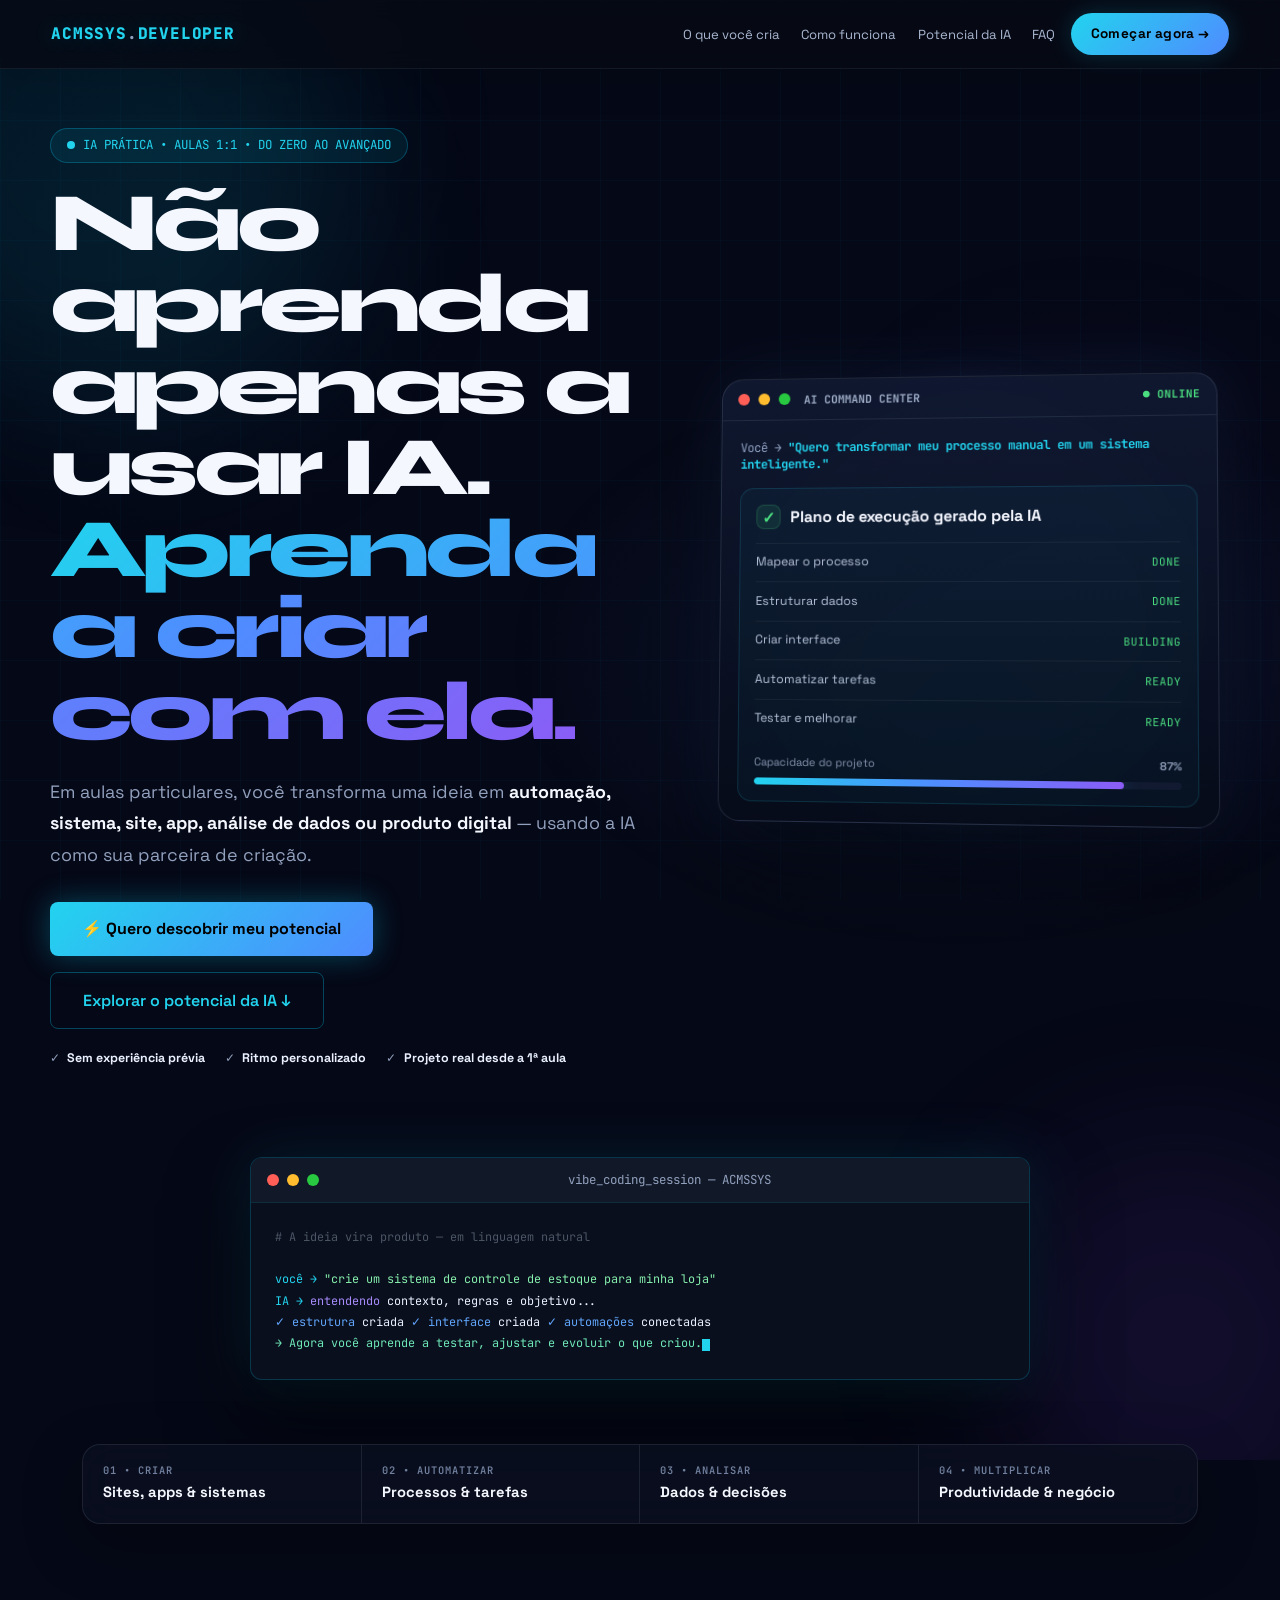
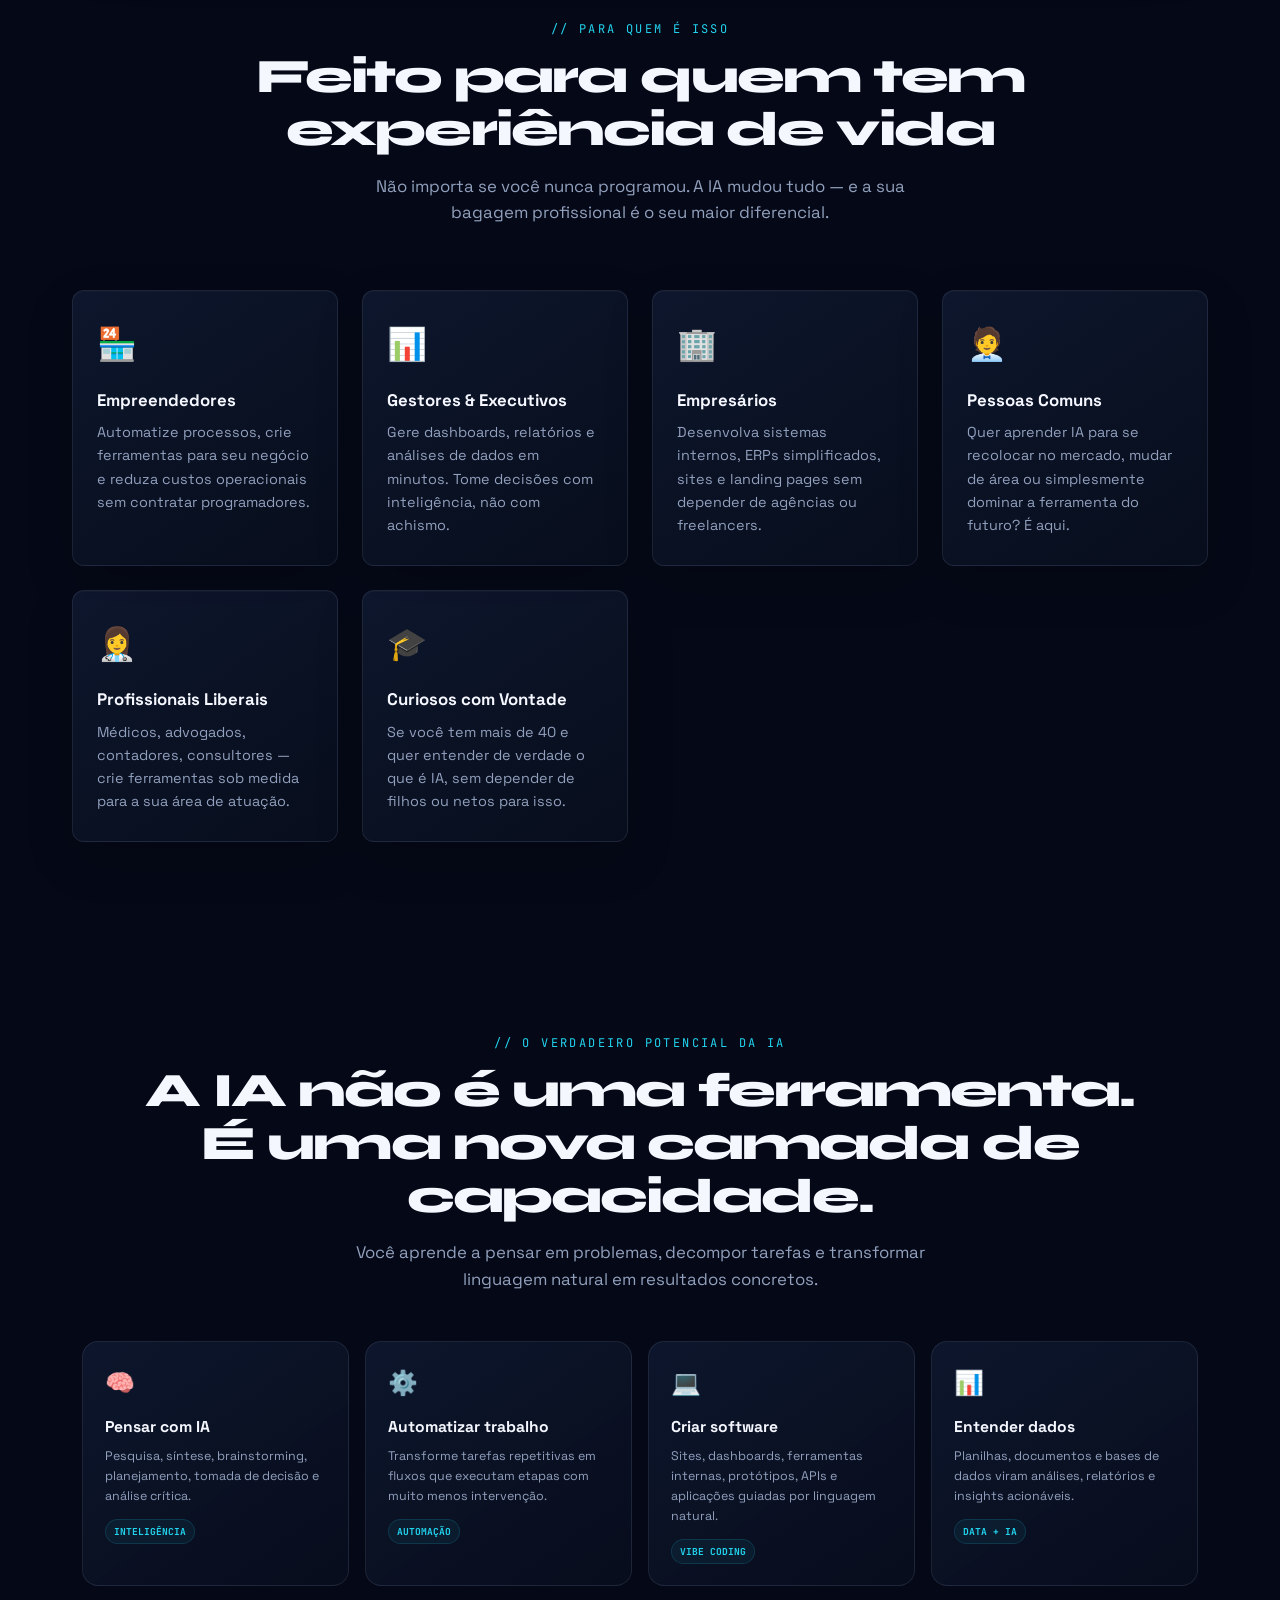
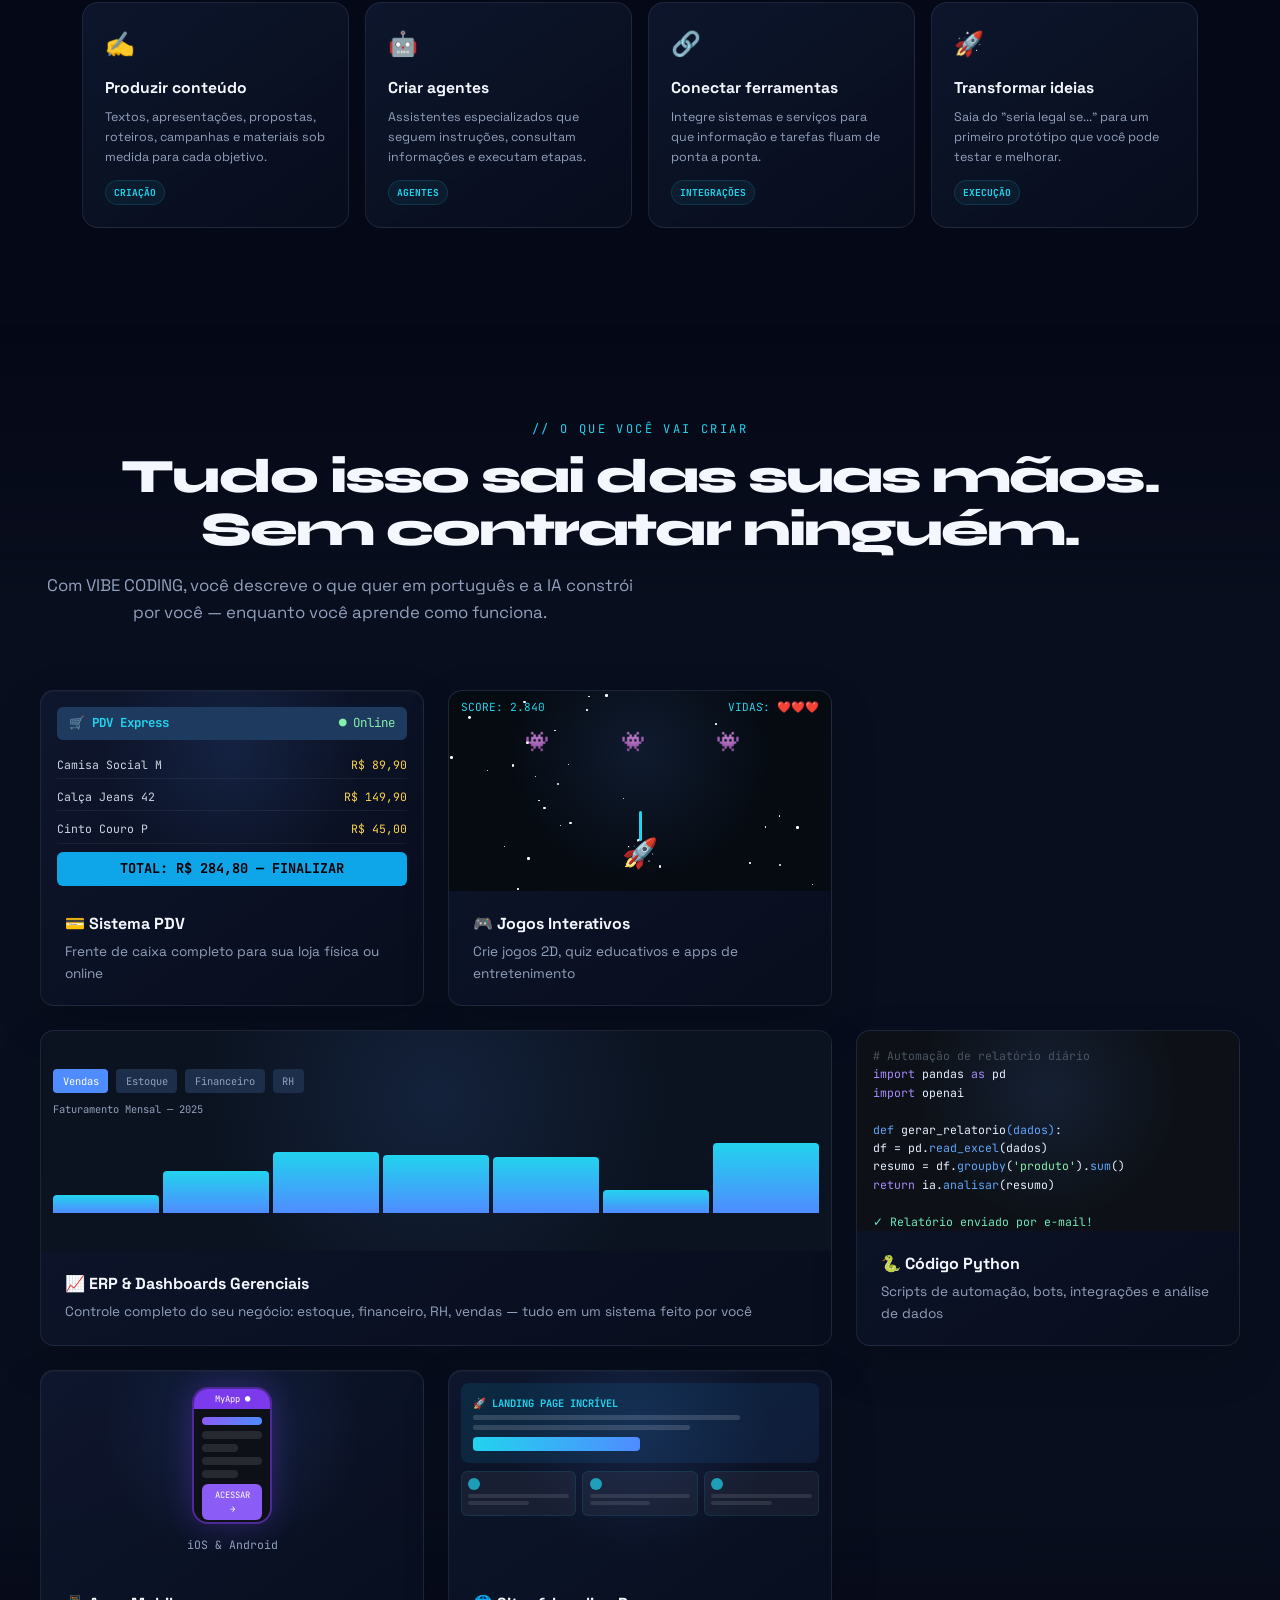
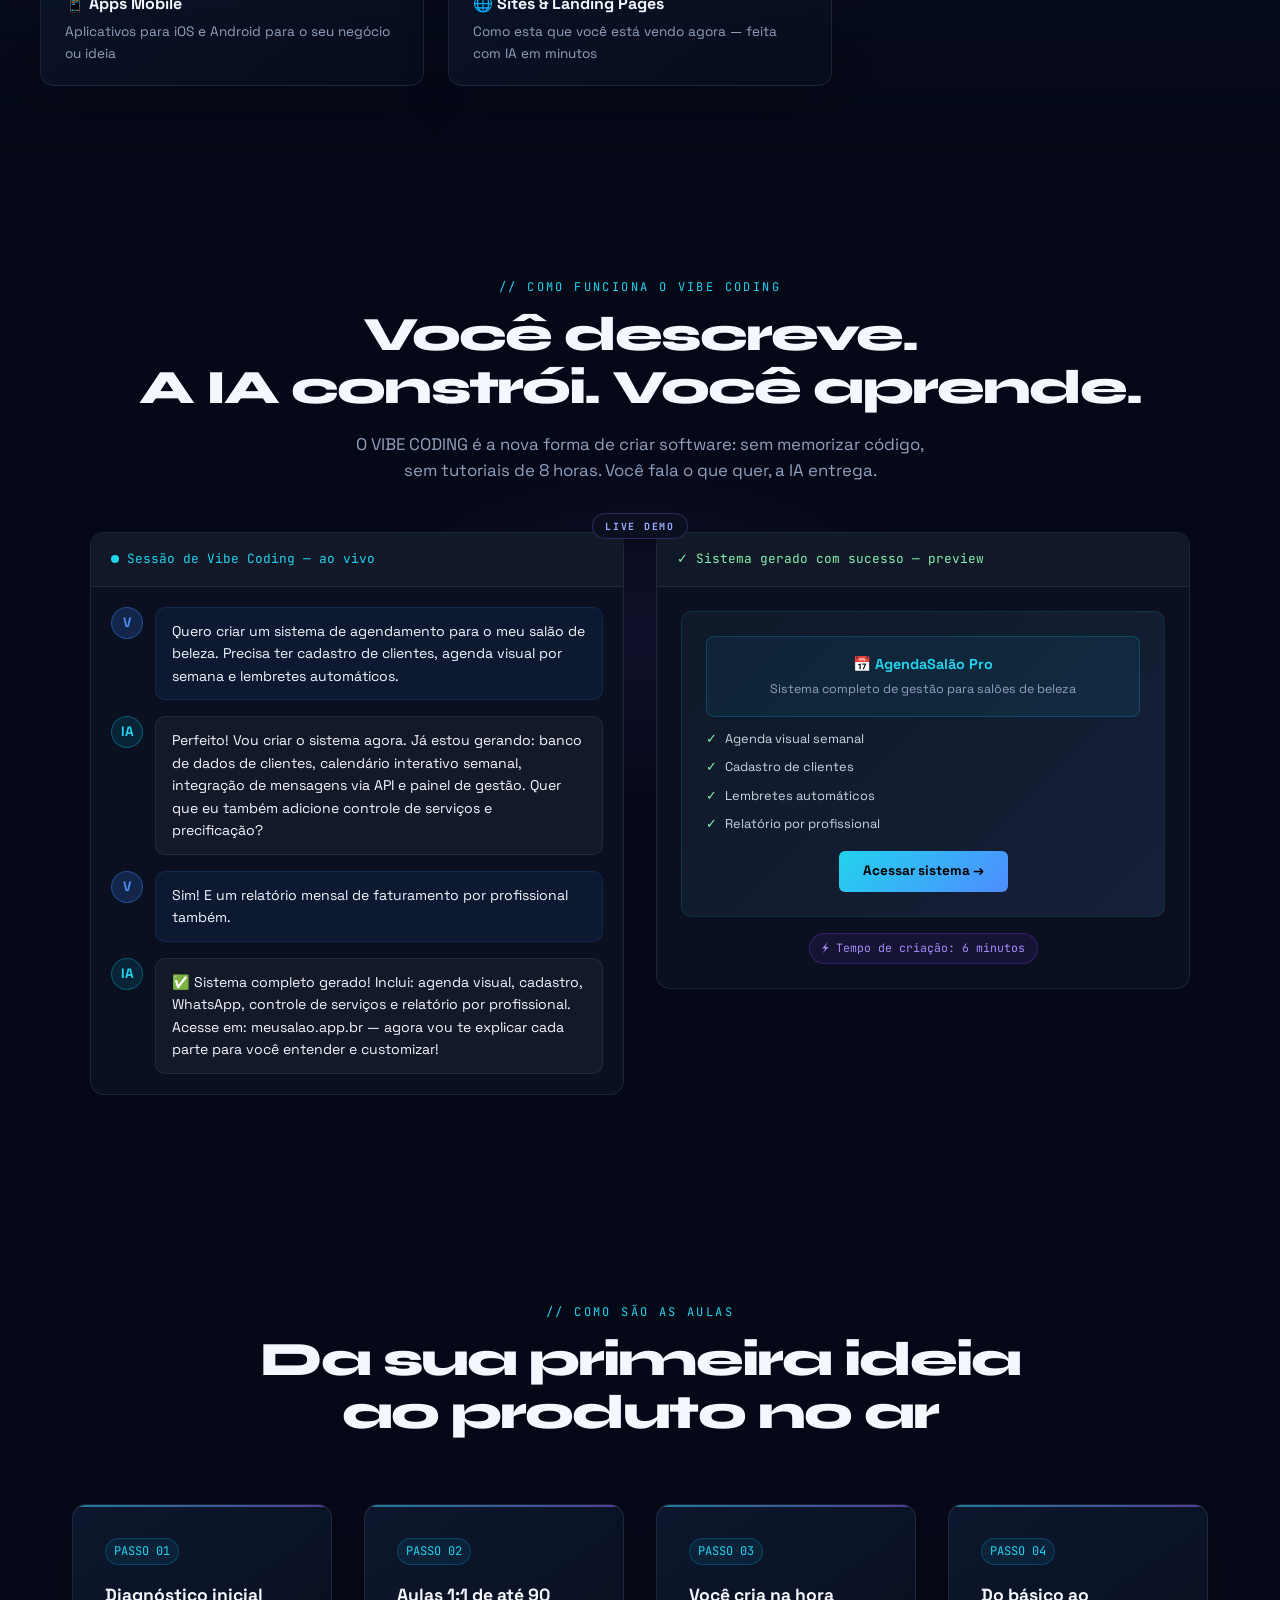
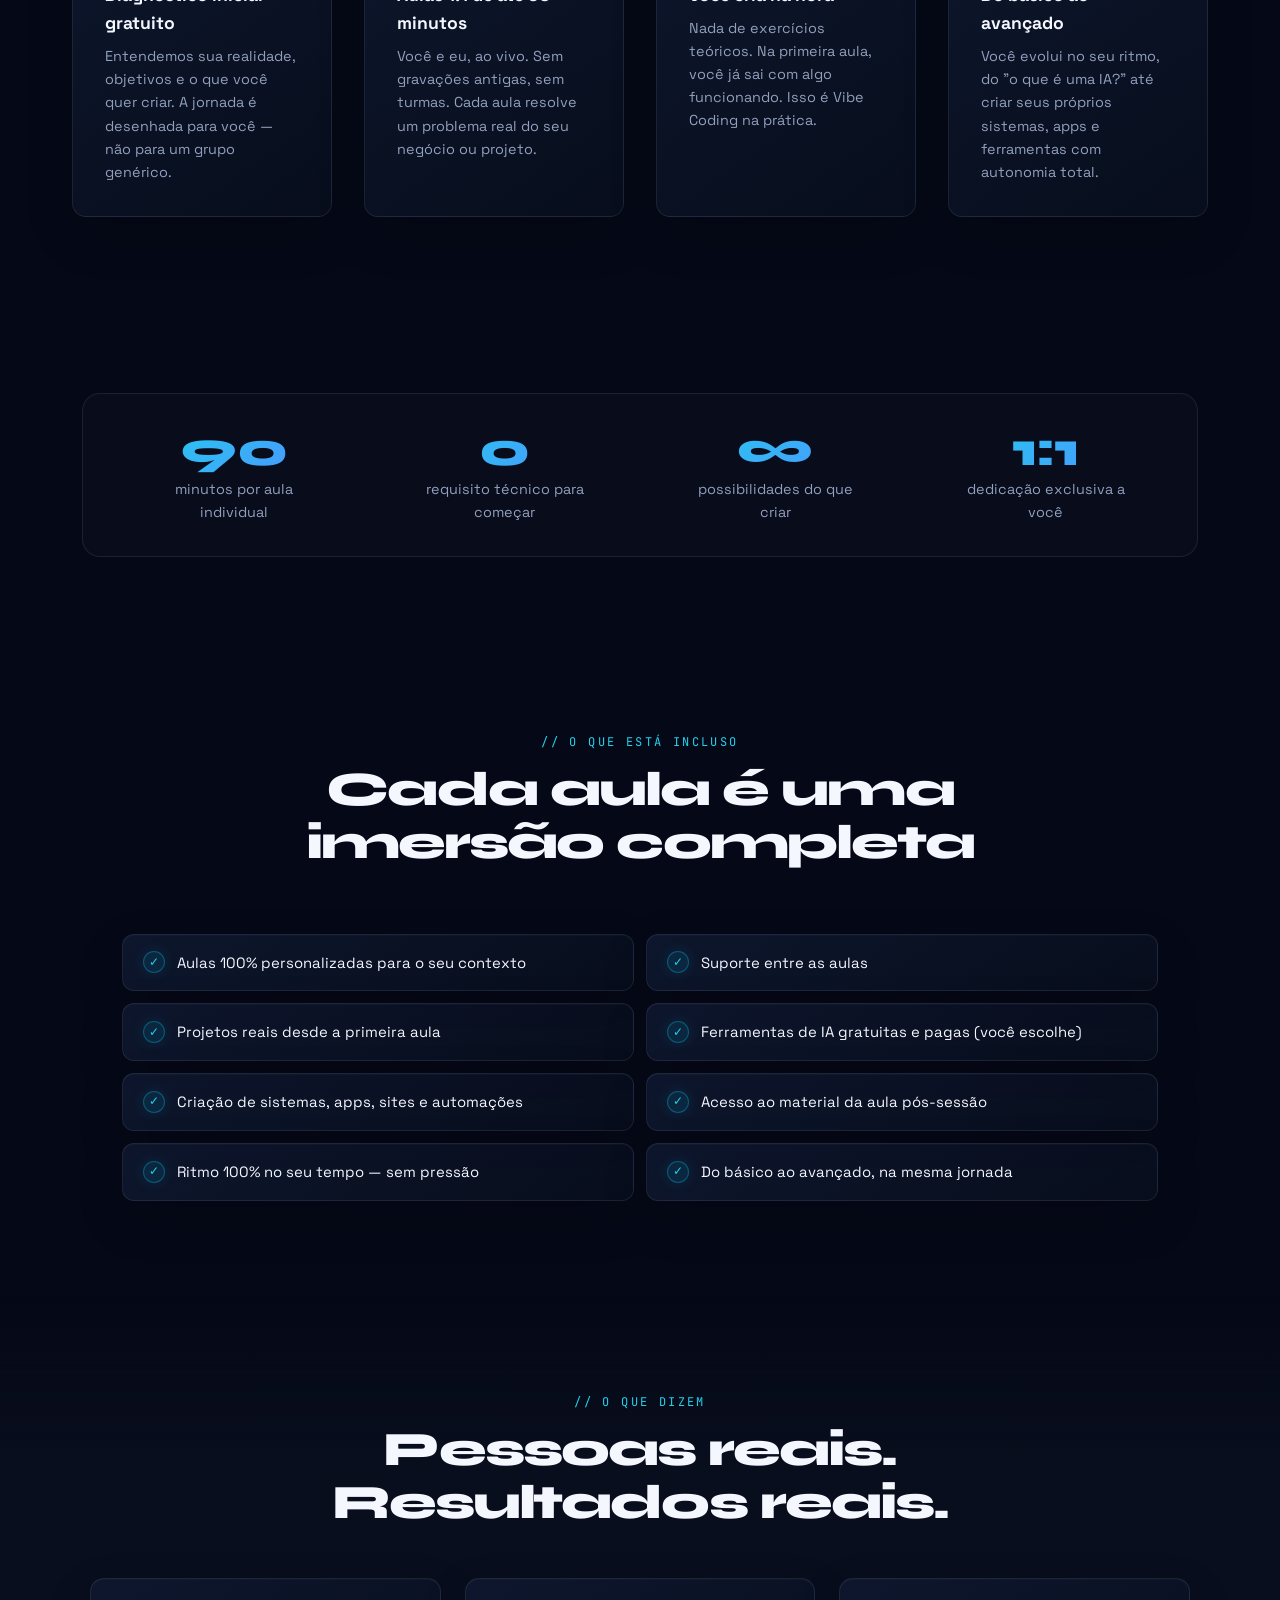
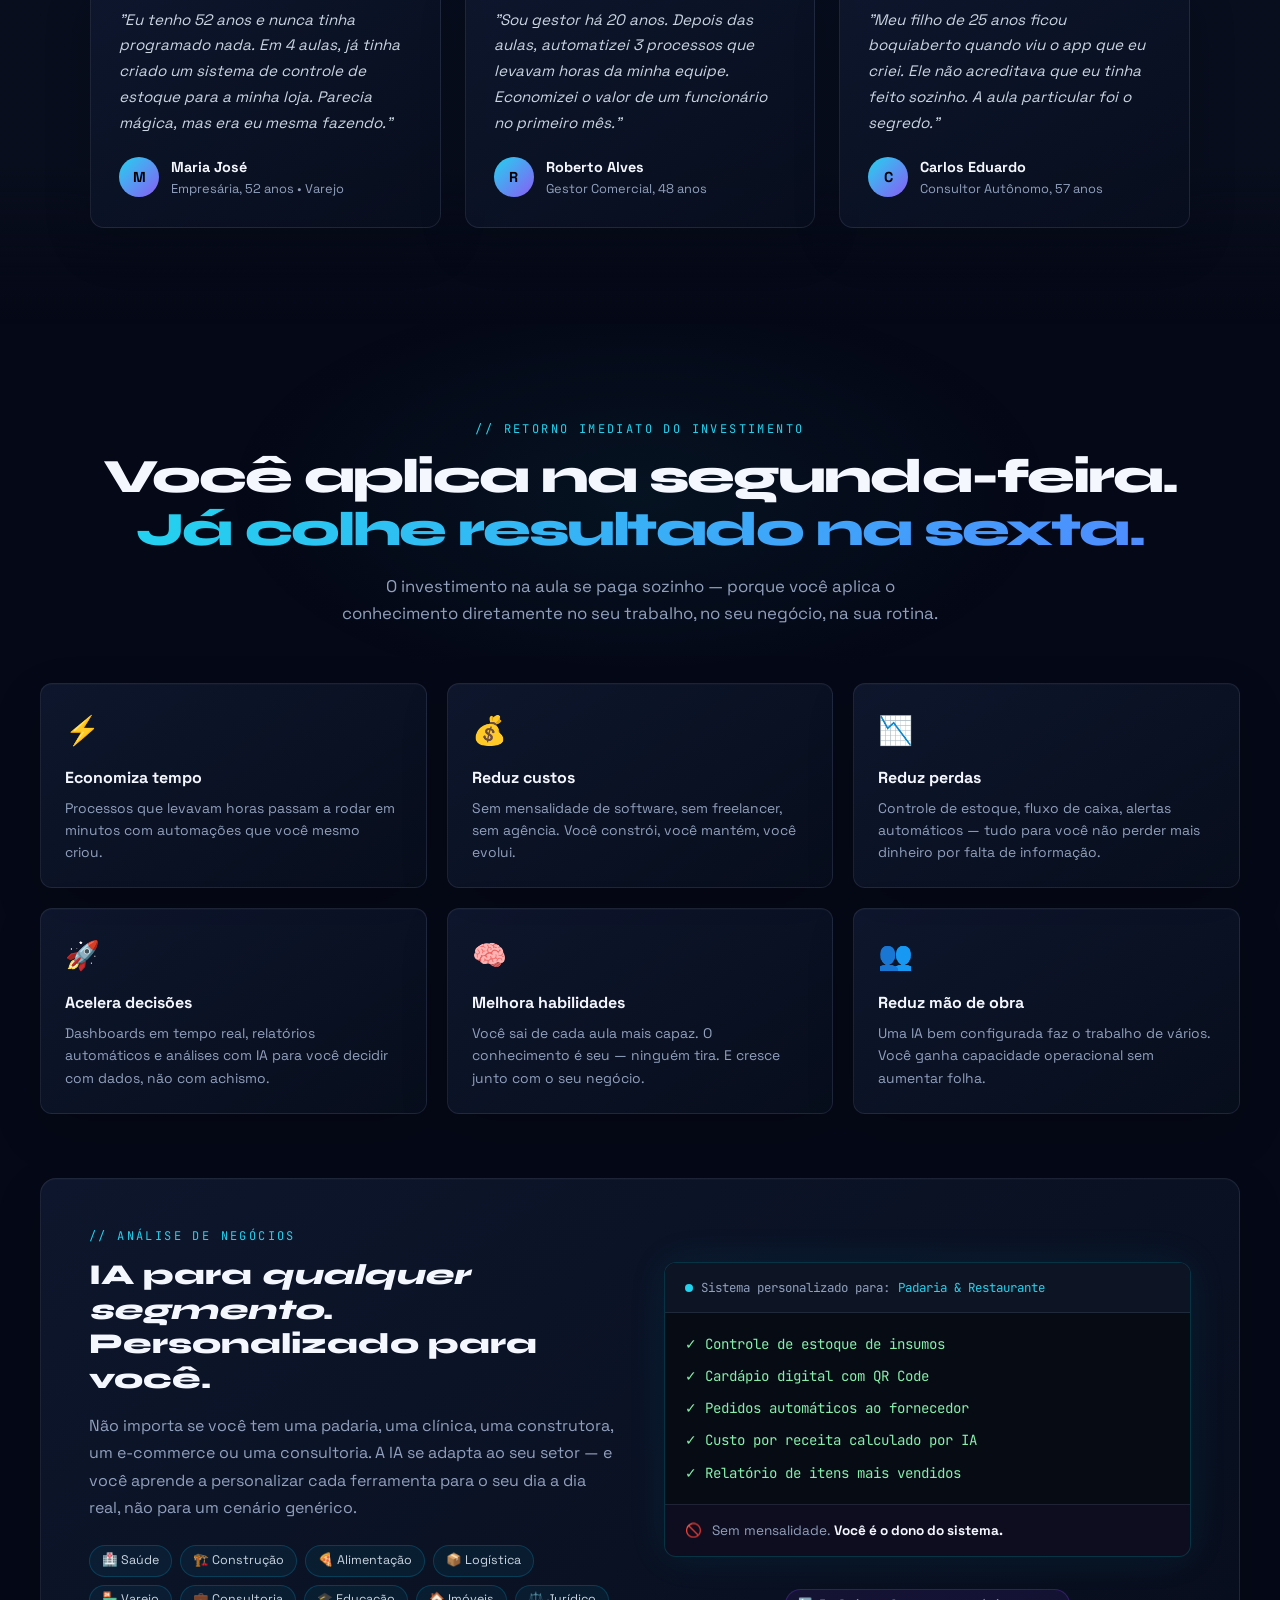
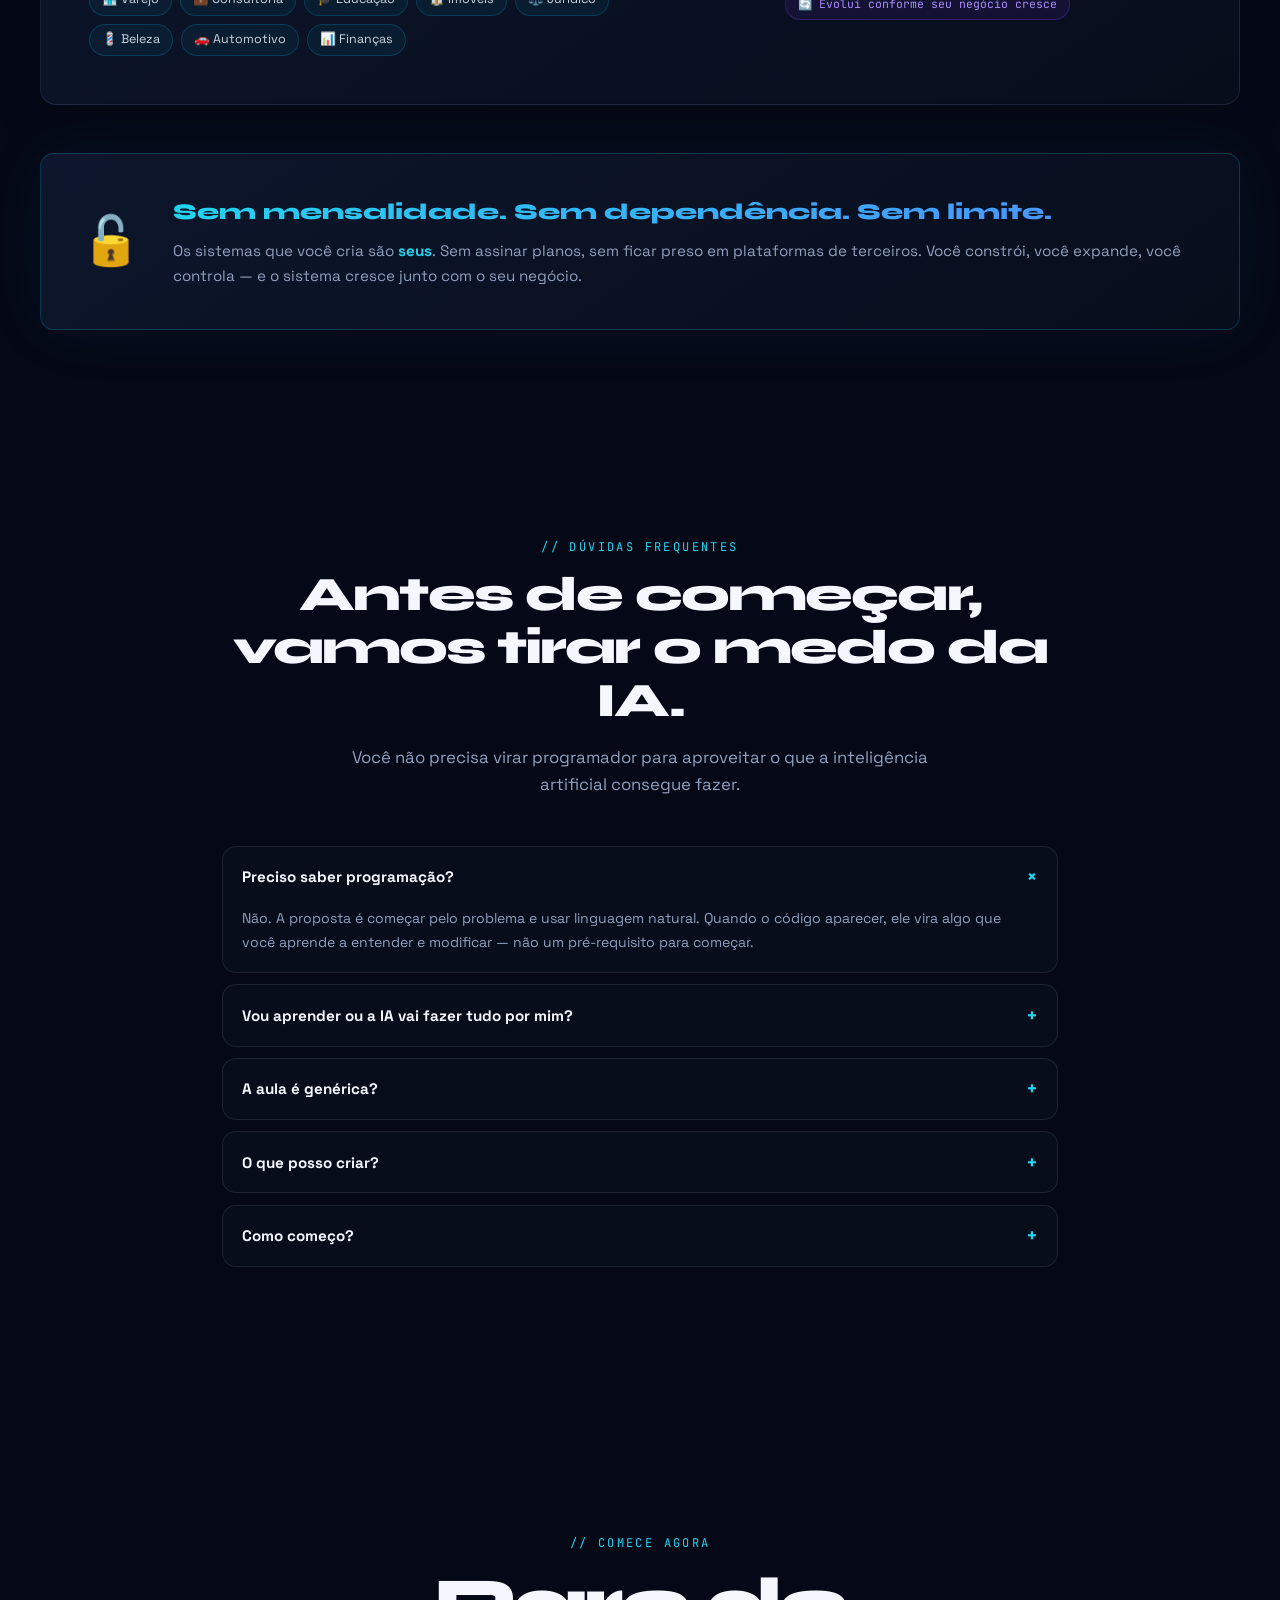
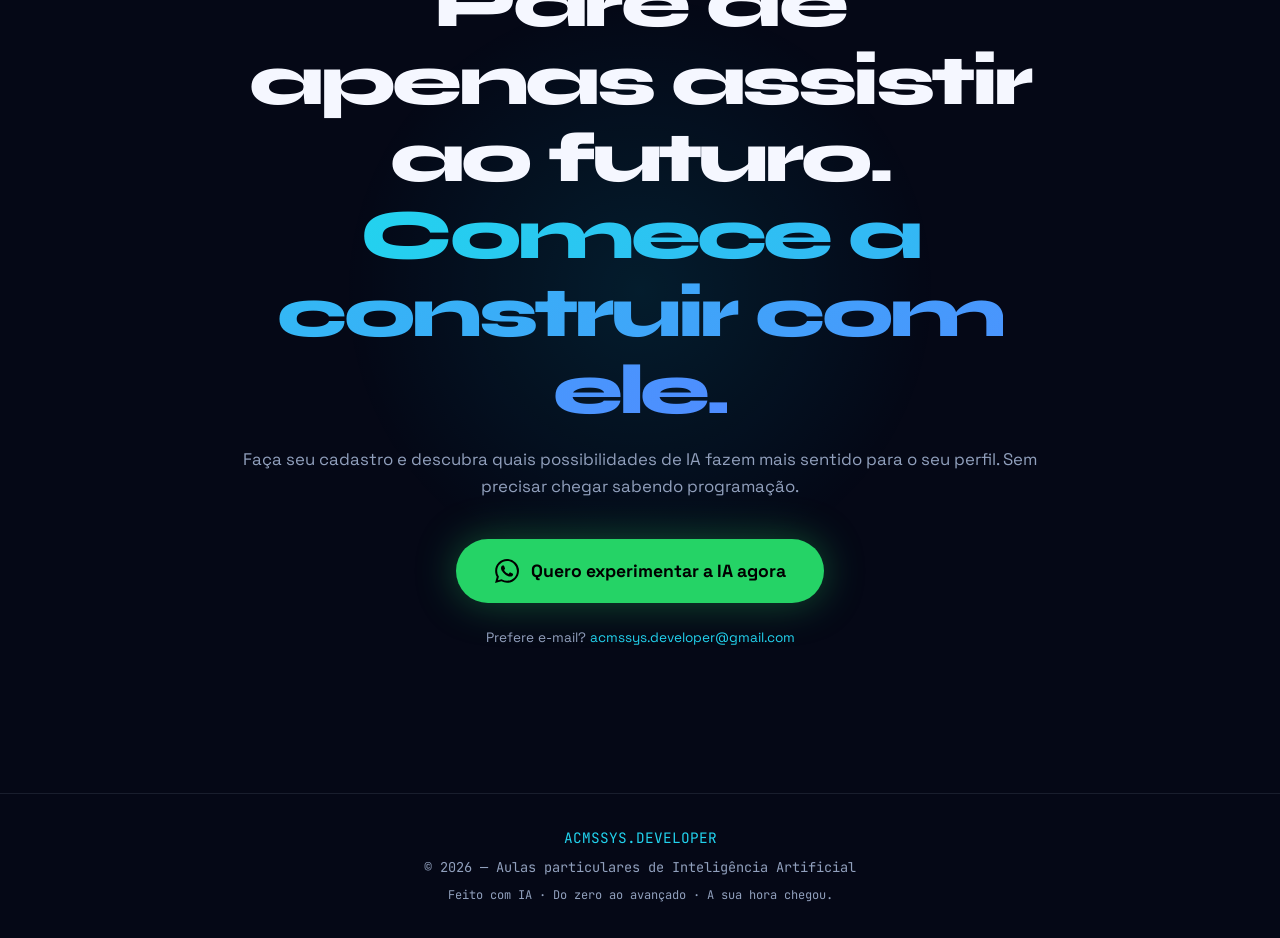
<file: index.html>
<!DOCTYPE html>
<html lang="pt-BR">
<head>
<meta charset="UTF-8">
<meta name="viewport" content="width=device-width, initial-scale=1.0">
<title>ACMSSYS.DEVELOPER — Domine a IA e transforme ideias em realidade</title>
<meta name="description" content="Aulas 1:1 de Inteligência Artificial para transformar ideias em automações, sistemas, sites, apps, análise de dados e produtos digitais.">
<meta name="theme-color" content="#050816">
<style>
  @import url('https://fonts.googleapis.com/css2?family=Space+Grotesk:wght@300;400;500;600;700&family=JetBrains+Mono:wght@400;700&family=Syne:wght@700;800&display=swap');

  :root {
    --bg: #070B14;
    --surface: #0D1525;
    --surface2: #111C35;
    --cyan: #00D4FF;
    --blue: #3B82F6;
    --violet: #7C3AED;
    --glow-cyan: rgba(0,212,255,0.15);
    --glow-blue: rgba(59,130,246,0.15);
    --text: #E8F0FF;
    --muted: #6B7A99;
    --border: rgba(0,212,255,0.12);
    --font-display: 'Syne', sans-serif;
    --font-body: 'Space Grotesk', sans-serif;
    --font-mono: 'JetBrains Mono', monospace;
  }

  *, *::before, *::after { box-sizing: border-box; margin: 0; padding: 0; }

  html { scroll-behavior: smooth; }

  body {
    background: var(--bg);
    color: var(--text);
    font-family: var(--font-body);
    line-height: 1.6;
    overflow-x: hidden;
  }

  /* ─── GRID BACKGROUND ─── */
  body::before {
    content: '';
    position: fixed;
    inset: 0;
    background-image:
      linear-gradient(rgba(0,212,255,0.03) 1px, transparent 1px),
      linear-gradient(90deg, rgba(0,212,255,0.03) 1px, transparent 1px);
    background-size: 60px 60px;
    pointer-events: none;
    z-index: 0;
  }

  /* ─── NAV ─── */
  nav {
    position: fixed;
    top: 0; left: 0; right: 0;
    z-index: 100;
    padding: 1rem 2rem;
    display: flex;
    align-items: center;
    justify-content: space-between;
    background: rgba(7,11,20,0.8);
    backdrop-filter: blur(12px);
    border-bottom: 1px solid var(--border);
  }

  .logo {
    font-family: var(--font-mono);
    font-size: 1rem;
    color: var(--cyan);
    letter-spacing: 0.05em;
  }

  .logo span { color: var(--muted); }

  .nav-cta {
    background: linear-gradient(135deg, var(--cyan), var(--blue));
    color: #000;
    font-family: var(--font-body);
    font-weight: 700;
    font-size: 0.85rem;
    padding: 0.5rem 1.25rem;
    border-radius: 6px;
    text-decoration: none;
    letter-spacing: 0.03em;
    transition: opacity 0.2s;
  }
  .nav-cta:hover { opacity: 0.85; }

  /* ─── HERO ─── */
  .hero {
    position: relative;
    min-height: 100vh;
    display: flex;
    align-items: center;
    justify-content: center;
    padding: 7rem 2rem 4rem;
    text-align: center;
    overflow: hidden;
  }

  .hero-orb {
    position: absolute;
    border-radius: 50%;
    filter: blur(80px);
    pointer-events: none;
  }
  .orb-1 { width: 500px; height: 500px; background: rgba(0,212,255,0.08); top: -100px; left: -150px; animation: float 8s ease-in-out infinite; }
  .orb-2 { width: 400px; height: 400px; background: rgba(124,58,237,0.1); bottom: -80px; right: -100px; animation: float 10s ease-in-out infinite reverse; }

  @keyframes float {
    0%,100% { transform: translateY(0) scale(1); }
    50% { transform: translateY(-30px) scale(1.05); }
  }

  .hero-content { position: relative; z-index: 1; max-width: 900px; }

  .hero-badge {
    display: inline-flex;
    align-items: center;
    gap: 0.5rem;
    background: rgba(0,212,255,0.08);
    border: 1px solid rgba(0,212,255,0.25);
    border-radius: 100px;
    padding: 0.4rem 1rem;
    font-family: var(--font-mono);
    font-size: 0.78rem;
    color: var(--cyan);
    margin-bottom: 2rem;
    animation: fadeDown 0.8s ease both;
  }

  .badge-dot {
    width: 8px; height: 8px;
    background: var(--cyan);
    border-radius: 50%;
    animation: pulse 2s infinite;
  }

  @keyframes pulse { 0%,100%{opacity:1;transform:scale(1)} 50%{opacity:0.5;transform:scale(0.8)} }
  @keyframes fadeDown { from{opacity:0;transform:translateY(-20px)} to{opacity:1;transform:translateY(0)} }
  @keyframes fadeUp { from{opacity:0;transform:translateY(30px)} to{opacity:1;transform:translateY(0)} }

  .hero h1 {
    font-family: var(--font-display);
    font-size: clamp(2.8rem, 7vw, 5.5rem);
    font-weight: 800;
    line-height: 1.05;
    letter-spacing: -0.02em;
    margin-bottom: 1.5rem;
    animation: fadeUp 0.9s ease 0.2s both;
  }

  .hero h1 .line-accent {
    background: linear-gradient(135deg, var(--cyan) 0%, var(--blue) 50%, var(--violet) 100%);
    -webkit-background-clip: text;
    -webkit-text-fill-color: transparent;
    background-clip: text;
  }

  .hero-sub {
    font-size: 1.2rem;
    color: var(--muted);
    max-width: 640px;
    margin: 0 auto 2.5rem;
    animation: fadeUp 0.9s ease 0.35s both;
  }

  .hero-sub strong { color: var(--text); }

  .hero-actions {
    display: flex;
    gap: 1rem;
    justify-content: center;
    flex-wrap: wrap;
    animation: fadeUp 0.9s ease 0.5s both;
  }

  .btn-primary {
    background: linear-gradient(135deg, var(--cyan), var(--blue));
    color: #000;
    font-weight: 700;
    font-size: 1rem;
    padding: 0.9rem 2rem;
    border-radius: 8px;
    text-decoration: none;
    display: inline-flex;
    align-items: center;
    gap: 0.5rem;
    transition: transform 0.2s, box-shadow 0.2s;
    box-shadow: 0 0 30px rgba(0,212,255,0.3);
  }
  .btn-primary:hover { transform: translateY(-2px); box-shadow: 0 0 50px rgba(0,212,255,0.5); }

  .btn-ghost {
    background: transparent;
    color: var(--cyan);
    font-weight: 600;
    font-size: 1rem;
    padding: 0.9rem 2rem;
    border-radius: 8px;
    text-decoration: none;
    border: 1px solid rgba(0,212,255,0.3);
    transition: background 0.2s, border-color 0.2s;
  }
  .btn-ghost:hover { background: rgba(0,212,255,0.06); border-color: var(--cyan); }

  /* ─── VIBE CODING TERMINAL ─── */
  .terminal-wrap {
    margin-top: 4rem;
    animation: fadeUp 1s ease 0.7s both;
  }

  .terminal {
    background: #0A0F1E;
    border: 1px solid rgba(0,212,255,0.2);
    border-radius: 12px;
    overflow: hidden;
    max-width: 780px;
    margin: 0 auto;
    box-shadow: 0 0 60px rgba(0,212,255,0.1), 0 40px 80px rgba(0,0,0,0.6);
  }

  .terminal-bar {
    background: #111827;
    padding: 0.75rem 1rem;
    display: flex;
    align-items: center;
    gap: 0.5rem;
    border-bottom: 1px solid rgba(0,212,255,0.1);
  }

  .t-dot { width:12px;height:12px;border-radius:50%; }
  .t-dot.r{background:#FF5F57;} .t-dot.y{background:#FEBC2E;} .t-dot.g{background:#28C840;}

  .terminal-title {
    margin-left: auto; margin-right: auto;
    font-family: var(--font-mono);
    font-size: 0.78rem;
    color: var(--muted);
  }

  .terminal-body {
    padding: 1.5rem;
    font-family: var(--font-mono);
    font-size: 0.85rem;
    line-height: 1.8;
    text-align: left;
  }

  .t-line { display: block; }
  .t-prompt { color: var(--cyan); }
  .t-cmd { color: #E8F0FF; }
  .t-comment { color: #4B5563; }
  .t-string { color: #86EFAC; }
  .t-keyword { color: #A78BFA; }
  .t-func { color: #60A5FA; }
  .t-num { color: #FCD34D; }
  .t-out { color: #6EE7B7; }

  .cursor {
    display: inline-block;
    width: 8px; height: 1em;
    background: var(--cyan);
    vertical-align: text-bottom;
    animation: blink 1s step-end infinite;
  }
  @keyframes blink { 0%,100%{opacity:1} 50%{opacity:0} }

  /* ─── SECTION COMMONS ─── */
  section { position: relative; z-index: 1; }

  .section-label {
    font-family: var(--font-mono);
    font-size: 0.75rem;
    color: var(--cyan);
    letter-spacing: 0.15em;
    text-transform: uppercase;
    margin-bottom: 0.75rem;
  }

  .section-title {
    font-family: var(--font-display);
    font-size: clamp(2rem, 4vw, 3rem);
    font-weight: 800;
    line-height: 1.1;
    letter-spacing: -0.02em;
    margin-bottom: 1rem;
  }

  .section-sub {
    color: var(--muted);
    font-size: 1.05rem;
    max-width: 600px;
  }

  /* ─── FOR WHO ─── */
  .for-who {
    padding: 6rem 2rem;
    max-width: 1200px;
    margin: 0 auto;
  }

  .for-who-header { text-align: center; margin-bottom: 4rem; }
  .for-who-header .section-sub { margin: 0 auto; }

  .cards-grid {
    display: grid;
    grid-template-columns: repeat(auto-fit, minmax(220px, 1fr));
    gap: 1.5rem;
  }

  .card {
    background: var(--surface);
    border: 1px solid var(--border);
    border-radius: 12px;
    padding: 1.75rem 1.5rem;
    transition: border-color 0.3s, transform 0.3s, box-shadow 0.3s;
    cursor: default;
  }
  .card:hover {
    border-color: rgba(0,212,255,0.4);
    transform: translateY(-4px);
    box-shadow: 0 20px 40px rgba(0,0,0,0.4), 0 0 30px rgba(0,212,255,0.08);
  }

  .card-icon {
    font-size: 2rem;
    margin-bottom: 1rem;
    display: block;
  }

  .card h3 {
    font-size: 1.05rem;
    font-weight: 700;
    margin-bottom: 0.5rem;
  }

  .card p { font-size: 0.9rem; color: var(--muted); }

  /* ─── WHAT YOU BUILD ─── */
  .builds {
    padding: 6rem 2rem;
    background: linear-gradient(180deg, transparent, var(--surface) 30%, var(--surface) 70%, transparent);
  }

  .builds-inner { max-width: 1200px; margin: 0 auto; }
  .builds-header { text-align: center; margin-bottom: 4rem; }

  .builds-showcase {
    display: grid;
    grid-template-columns: repeat(3, 1fr);
    grid-template-rows: auto auto;
    gap: 1.5rem;
  }

  @media(max-width: 768px) { .builds-showcase { grid-template-columns: 1fr; } }

  .build-item {
    background: var(--surface2);
    border: 1px solid var(--border);
    border-radius: 14px;
    overflow: hidden;
    transition: transform 0.3s, box-shadow 0.3s;
  }
  .build-item:hover { transform: scale(1.02); box-shadow: 0 20px 60px rgba(0,0,0,0.5); }
  .build-item.featured { grid-column: span 2; }

  .build-screen {
    height: 200px;
    position: relative;
    overflow: hidden;
    display: flex;
    align-items: center;
    justify-content: center;
    font-size: 0.78rem;
    font-family: var(--font-mono);
  }

  /* PDV Screen */
  .screen-pdv {
    background: linear-gradient(135deg, #0F1929 0%, #162038 100%);
    padding: 1rem;
    flex-direction: column;
    align-items: flex-start;
    justify-content: flex-start;
  }
  .pdv-header { width:100%; background:#1E3A5F; border-radius:6px; padding:0.4rem 0.75rem; display:flex; justify-content:space-between; align-items:center; margin-bottom:0.75rem; }
  .pdv-header span:first-child { color:var(--cyan); font-weight:700; }
  .pdv-header span:last-child { color:#86EFAC; }
  .pdv-items { width:100%; display:flex; flex-direction:column; gap:0.3rem; }
  .pdv-row { display:flex; justify-content:space-between; padding:0.25rem 0; border-bottom:1px solid rgba(255,255,255,0.06); font-size:0.72rem; }
  .pdv-row .name { color:#CBD5E1; }
  .pdv-row .price { color:#FCD34D; }
  .pdv-total { margin-top:0.5rem; padding:0.4rem 0.75rem; background:#0EA5E9; border-radius:6px; text-align:center; font-weight:700; color:#000; font-size:0.85rem; }

  /* ERP Screen */
  .screen-erp {
    background: #0B1320;
    padding: 0.75rem;
    flex-direction: column;
    align-items: flex-start;
  }
  .erp-nav { width:100%; display:flex; gap:0.5rem; margin-bottom:0.5rem; }
  .erp-tab { padding:0.25rem 0.6rem; border-radius:4px; font-size:0.65rem; cursor:pointer; }
  .erp-tab.active { background:var(--blue); color:#fff; }
  .erp-tab:not(.active) { background:#1C2E4A; color:var(--muted); }
  .erp-chart { width:100%; display:flex; align-items:flex-end; gap:4px; height:90px; padding-top:0.5rem; }
  .erp-bar { flex:1; border-radius:4px 4px 0 0; background:linear-gradient(180deg,var(--cyan),var(--blue)); transition:height 0.5s; }
  .erp-bar:nth-child(2){height:45%} .erp-bar:nth-child(3){height:70%} .erp-bar:nth-child(4){height:55%} .erp-bar:nth-child(5){height:90%} .erp-bar:nth-child(6){height:65%} .erp-bar:nth-child(7){height:80%}

  /* Game Screen */
  .screen-game {
    background: #060B12;
    flex-direction: column;
    gap: 0.5rem;
    position: relative;
  }
  .game-canvas {
    width: 100%;
    height: 100%;
    position: relative;
    overflow: hidden;
  }
  .game-stars { position:absolute; inset:0; }
  .star { position:absolute; border-radius:50%; background:#fff; animation: twinkle 2s infinite alternate; }
  .game-ship { position:absolute; bottom:15px; left:50%; transform:translateX(-50%); font-size:1.8rem; animation:shipBob 2s ease-in-out infinite; }
  @keyframes shipBob { 0%,100%{transform:translateX(-50%) translateY(0)} 50%{transform:translateX(-50%) translateY(-6px)} }
  .game-laser { position:absolute; width:3px; border-radius:2px; background:var(--cyan); animation:laserMove 1.2s linear infinite; }
  @keyframes laserMove { from{bottom:50px;opacity:1} to{bottom:200px;opacity:0} }
  .enemy { position:absolute; font-size:1.2rem; animation:enemyMove 3s ease-in-out infinite alternate; }
  @keyframes enemyMove { from{transform:translateX(0)} to{transform:translateX(40px)} }
  @keyframes twinkle { from{opacity:0.3} to{opacity:1} }
  .game-ui { position:absolute; top:8px; left:12px; right:12px; display:flex; justify-content:space-between; font-size:0.7rem; color:var(--cyan); font-family:var(--font-mono); }

  /* Python Screen */
  .screen-python {
    background: #0D1117;
    padding: 1rem;
    flex-direction: column;
    align-items: flex-start;
    justify-content: flex-start;
    font-size: 0.72rem;
  }

  /* App Screen */
  .screen-app {
    background: linear-gradient(135deg, #1a0533 0%, #0f1729 100%);
    padding: 1rem;
    flex-direction: column;
    align-items: center;
  }
  .app-phone { width:80px; border-radius:16px; border:2px solid rgba(124,58,237,0.6); overflow:hidden; background:#0D1117; box-shadow:0 0 30px rgba(124,58,237,0.3); }
  .app-status { background:#7C3AED; padding:3px 8px; font-size:0.55rem; color:#fff; text-align:center; }
  .app-content { padding:8px; }
  .app-row { height:8px; background:rgba(255,255,255,0.1); border-radius:4px; margin-bottom:5px; }
  .app-row.short { width:60%; }
  .app-row.accent { background:linear-gradient(90deg,var(--violet),var(--blue)); }
  .app-btn { background:var(--violet); color:#fff; font-size:0.55rem; padding:4px 8px; border-radius:6px; text-align:center; margin-top:6px; }

  /* Landing Screen */
  .screen-landing {
    background: linear-gradient(135deg, #000814 0%, #001629 100%);
    padding: 0.75rem;
    flex-direction: column;
    align-items: flex-start;
    justify-content: flex-start;
  }
  .lp-hero-mock { background:linear-gradient(135deg,rgba(0,212,255,0.1),rgba(59,130,246,0.1)); border-radius:8px; width:100%; padding:0.75rem; margin-bottom:0.5rem; }
  .lp-headline { font-size:0.65rem; font-weight:700; color:var(--cyan); margin-bottom:0.25rem; }
  .lp-sub-mock { height:5px; background:rgba(255,255,255,0.15); border-radius:2px; width:80%; margin-bottom:0.3rem; }
  .lp-btn-mock { height:14px; background:linear-gradient(90deg,var(--cyan),var(--blue)); border-radius:4px; width:50%; }
  .lp-cards { display:flex; gap:0.4rem; }
  .lp-card-mock { flex:1; background:rgba(255,255,255,0.05); border-radius:6px; padding:0.4rem; border:1px solid rgba(0,212,255,0.1); }
  .lp-card-dot { width:12px;height:12px;background:var(--cyan);border-radius:50%;margin-bottom:0.25rem;opacity:0.7; }
  .lp-line { height:4px;background:rgba(255,255,255,0.1);border-radius:2px;margin-bottom:0.2rem; }
  .lp-line.s { width:60%; }

  .build-info { padding: 1.25rem 1.5rem; }
  .build-info h3 { font-size: 1rem; font-weight: 700; margin-bottom: 0.3rem; }
  .build-info p { font-size: 0.85rem; color: var(--muted); }

  /* ─── HOW IT WORKS ─── */
  .how {
    padding: 6rem 2rem;
    max-width: 1200px;
    margin: 0 auto;
  }

  .how-header { text-align: center; margin-bottom: 4rem; }

  .steps {
    display: grid;
    grid-template-columns: repeat(auto-fit, minmax(250px, 1fr));
    gap: 2rem;
    position: relative;
  }

  .step {
    position: relative;
    padding: 2rem;
    background: var(--surface);
    border: 1px solid var(--border);
    border-radius: 14px;
    transition: border-color 0.3s;
  }
  .step:hover { border-color: rgba(0,212,255,0.35); }

  .step-num {
    font-family: var(--font-mono);
    font-size: 0.75rem;
    color: var(--cyan);
    background: rgba(0,212,255,0.08);
    border: 1px solid rgba(0,212,255,0.2);
    border-radius: 6px;
    padding: 0.2rem 0.5rem;
    display: inline-block;
    margin-bottom: 1rem;
  }

  .step h3 { font-size: 1.1rem; font-weight: 700; margin-bottom: 0.5rem; }
  .step p { font-size: 0.9rem; color: var(--muted); }

  /* ─── VIBE CODING DEMO ─── */
  .vibe-section {
    padding: 6rem 2rem;
    background: linear-gradient(180deg, transparent, rgba(124,58,237,0.05) 50%, transparent);
  }

  .vibe-inner { max-width: 1100px; margin: 0 auto; }
  .vibe-header { text-align:center; margin-bottom:3rem; }

  .vibe-demo {
    display: grid;
    grid-template-columns: 1fr 1fr;
    gap: 2rem;
    align-items: start;
  }

  @media(max-width:768px){ .vibe-demo { grid-template-columns: 1fr; } }

  .vibe-chat {
    background: var(--surface);
    border: 1px solid var(--border);
    border-radius: 14px;
    overflow: hidden;
  }

  .chat-header {
    padding: 1rem 1.25rem;
    background: #111827;
    border-bottom: 1px solid var(--border);
    font-family: var(--font-mono);
    font-size: 0.8rem;
    color: var(--cyan);
    display: flex;
    align-items: center;
    gap: 0.5rem;
  }

  .chat-dot { width:8px;height:8px;border-radius:50%;background:var(--cyan);animation:pulse 2s infinite; }

  .chat-body { padding: 1.25rem; display: flex; flex-direction: column; gap: 1rem; }

  .msg {
    display: flex;
    gap: 0.75rem;
    align-items: flex-start;
  }

  .msg-avatar {
    width: 32px; height: 32px;
    border-radius: 50%;
    flex-shrink: 0;
    display: flex; align-items: center; justify-content: center;
    font-size: 0.85rem;
    font-weight: 700;
  }
  .msg-avatar.user { background: rgba(59,130,246,0.2); border: 1px solid rgba(59,130,246,0.4); color: var(--blue); }
  .msg-avatar.ai { background: rgba(0,212,255,0.1); border: 1px solid rgba(0,212,255,0.3); color: var(--cyan); }

  .msg-bubble {
    background: rgba(255,255,255,0.04);
    border: 1px solid rgba(255,255,255,0.07);
    border-radius: 10px;
    padding: 0.75rem 1rem;
    font-size: 0.88rem;
    line-height: 1.6;
    flex: 1;
  }
  .msg.user .msg-bubble { background: rgba(59,130,246,0.08); border-color: rgba(59,130,246,0.15); }

  .vibe-result {
    background: var(--surface);
    border: 1px solid var(--border);
    border-radius: 14px;
    overflow: hidden;
  }

  .result-header {
    padding: 1rem 1.25rem;
    background: #111827;
    border-bottom: 1px solid var(--border);
    font-family: var(--font-mono);
    font-size: 0.8rem;
    color: #86EFAC;
    display: flex;
    align-items: center;
    gap: 0.5rem;
  }

  .result-body { padding: 1.5rem; }

  .result-preview {
    background: linear-gradient(135deg, #0F1929, #162038);
    border-radius: 10px;
    padding: 1.5rem;
    text-align: center;
    border: 1px solid rgba(0,212,255,0.1);
  }

  .mini-card-preview {
    background: rgba(0,212,255,0.06);
    border: 1px solid rgba(0,212,255,0.2);
    border-radius: 8px;
    padding: 1rem;
    margin-bottom: 0.75rem;
    animation: cardGlow 3s ease-in-out infinite;
  }

  @keyframes cardGlow {
    0%,100%{ box-shadow: 0 0 10px rgba(0,212,255,0.05); }
    50%{ box-shadow: 0 0 25px rgba(0,212,255,0.15); }
  }

  .mini-card-preview h4 { color: var(--cyan); font-size: 0.9rem; margin-bottom: 0.25rem; }
  .mini-card-preview p { color: var(--muted); font-size: 0.78rem; }

  .gen-btn-preview {
    background: linear-gradient(135deg, var(--cyan), var(--blue));
    color: #000;
    font-weight: 700;
    font-size: 0.85rem;
    padding: 0.6rem 1.5rem;
    border-radius: 6px;
    display: inline-block;
  }

  .vibe-tag {
    display: inline-block;
    margin-top: 1rem;
    padding: 0.35rem 0.75rem;
    background: rgba(124,58,237,0.1);
    border: 1px solid rgba(124,58,237,0.3);
    border-radius: 100px;
    font-family: var(--font-mono);
    font-size: 0.72rem;
    color: #A78BFA;
  }

  /* ─── STATS ─── */
  .stats {
    padding: 5rem 2rem;
    max-width: 1000px;
    margin: 0 auto;
  }

  .stats-grid {
    display: grid;
    grid-template-columns: repeat(auto-fit, minmax(200px, 1fr));
    gap: 2rem;
    text-align: center;
  }

  .stat-num {
    font-family: var(--font-display);
    font-size: 3.5rem;
    font-weight: 800;
    background: linear-gradient(135deg, var(--cyan), var(--blue));
    -webkit-background-clip: text;
    -webkit-text-fill-color: transparent;
    background-clip: text;
    line-height: 1;
    margin-bottom: 0.25rem;
  }

  .stat-label { color: var(--muted); font-size: 0.9rem; }

  /* ─── TESTIMONIALS ─── */
  .testimonials {
    padding: 6rem 2rem;
    background: linear-gradient(180deg, transparent, var(--surface) 30%, var(--surface) 70%, transparent);
  }

  .test-inner { max-width: 1100px; margin: 0 auto; }
  .test-header { text-align:center; margin-bottom:3rem; }

  .test-grid {
    display: grid;
    grid-template-columns: repeat(auto-fit, minmax(300px, 1fr));
    gap: 1.5rem;
  }

  .test-card {
    background: var(--surface2);
    border: 1px solid var(--border);
    border-radius: 14px;
    padding: 1.75rem;
    transition: border-color 0.3s;
  }
  .test-card:hover { border-color: rgba(0,212,255,0.3); }

  .test-quote {
    font-size: 0.95rem;
    line-height: 1.7;
    color: #CBD5E1;
    margin-bottom: 1.25rem;
    font-style: italic;
  }

  .test-author { display: flex; align-items: center; gap: 0.75rem; }

  .test-avatar {
    width: 40px; height: 40px;
    border-radius: 50%;
    background: linear-gradient(135deg, var(--cyan), var(--violet));
    display: flex; align-items: center; justify-content: center;
    font-weight: 700;
    font-size: 0.9rem;
    color: #000;
    flex-shrink: 0;
  }

  .test-name { font-weight: 700; font-size: 0.9rem; }
  .test-role { font-size: 0.8rem; color: var(--muted); }

  /* ─── WHAT'S INCLUDED ─── */
  .included {
    padding: 6rem 2rem;
    max-width: 1100px;
    margin: 0 auto;
  }

  .included-header { text-align:center; margin-bottom:4rem; }

  .included-grid {
    display: grid;
    grid-template-columns: 1fr 1fr;
    gap: 1rem;
  }

  @media(max-width:768px){ .included-grid { grid-template-columns: 1fr; } }

  .incl-item {
    display: flex;
    align-items: center;
    gap: 0.75rem;
    padding: 1rem 1.25rem;
    background: var(--surface);
    border: 1px solid var(--border);
    border-radius: 10px;
    font-size: 0.93rem;
    transition: border-color 0.2s;
  }
  .incl-item:hover { border-color: rgba(0,212,255,0.35); }

  .incl-check {
    width: 22px; height: 22px;
    background: rgba(0,212,255,0.1);
    border: 1px solid rgba(0,212,255,0.3);
    border-radius: 50%;
    display: flex; align-items: center; justify-content: center;
    flex-shrink: 0;
    font-size: 0.75rem;
    color: var(--cyan);
  }

  /* ─── CTA FINAL ─── */
  .cta-final {
    padding: 8rem 2rem;
    text-align: center;
    position: relative;
    overflow: hidden;
  }

  .cta-orb {
    position: absolute;
    width: 600px; height: 600px;
    border-radius: 50%;
    background: radial-gradient(circle, rgba(0,212,255,0.1) 0%, transparent 70%);
    top: 50%; left: 50%;
    transform: translate(-50%, -50%);
    pointer-events: none;
  }

  .cta-final-inner { position: relative; z-index: 1; max-width: 700px; margin: 0 auto; }

  .cta-final h2 {
    font-family: var(--font-display);
    font-size: clamp(2rem, 5vw, 3.5rem);
    font-weight: 800;
    line-height: 1.1;
    margin-bottom: 1rem;
    letter-spacing: -0.02em;
  }

  .cta-final p { color: var(--muted); font-size: 1.05rem; margin-bottom: 2.5rem; }

  .final-cta-btn {
    display: inline-flex;
    align-items: center;
    gap: 0.75rem;
    background: #25D366;
    color: #000;
    font-weight: 700;
    font-size: 1.1rem;
    padding: 1rem 2.5rem;
    border-radius: 10px;
    text-decoration: none;
    transition: transform 0.2s, box-shadow 0.2s;
    box-shadow: 0 0 40px rgba(37,211,102,0.35);
  }
  .final-cta-btn:hover { transform: translateY(-3px); box-shadow: 0 0 60px rgba(37,211,102,0.5); }

  /* ─── FOOTER ─── */
  footer {
    border-top: 1px solid var(--border);
    padding: 2rem;
    text-align: center;
    color: var(--muted);
    font-size: 0.85rem;
    font-family: var(--font-mono);
  }

  footer .f-logo { color: var(--cyan); margin-bottom: 0.5rem; font-size: 0.9rem; }

  /* ─── SCROLL ANIMATIONS ─── */
  .reveal {
    opacity: 0;
    transform: translateY(30px);
    transition: opacity 0.7s ease, transform 0.7s ease;
  }
  .reveal.visible { opacity: 1; transform: translateY(0); }

  /* ─── FLOATING PARTICLES ─── */
  .particles { position:fixed; inset:0; pointer-events:none; z-index:0; }
  .particle {
    position:absolute;
    width:2px;height:2px;
    background:var(--cyan);
    border-radius:50%;
    animation:particleFloat linear infinite;
    opacity:0;
  }
  @keyframes particleFloat {
    0%{opacity:0;transform:translateY(100vh) translateX(0);}
    10%{opacity:0.6;}
    90%{opacity:0.6;}
    100%{opacity:0;transform:translateY(-20px) translateX(40px);}
  }

  /* ─── ROI SECTION ─── */
  .roi-section {
    padding: 6rem 2rem;
    position: relative; z-index: 1;
  }

  .roi-inner { max-width: 1200px; margin: 0 auto; }

  .roi-header {
    text-align: center;
    margin-bottom: 3.5rem;
  }

  .roi-cards {
    display: grid;
    grid-template-columns: repeat(3, 1fr);
    gap: 1.25rem;
    margin-bottom: 4rem;
  }

  @media(max-width: 768px) { .roi-cards { grid-template-columns: 1fr 1fr; } }
  @media(max-width: 480px) { .roi-cards { grid-template-columns: 1fr; } }

  .roi-card {
    background: var(--surface);
    border: 1px solid var(--border);
    border-radius: 12px;
    padding: 1.5rem;
    transition: border-color 0.3s, transform 0.3s;
  }
  .roi-card:hover { border-color: rgba(0,212,255,0.4); transform: translateY(-3px); }

  .roi-icon { font-size: 1.75rem; margin-bottom: 0.75rem; }
  .roi-card h3 { font-size: 1rem; font-weight: 700; margin-bottom: 0.4rem; }
  .roi-card p { font-size: 0.87rem; color: var(--muted); line-height: 1.6; }

  /* ─── BUSINESS ANALYSIS ─── */
  .biz-analysis {
    display: grid;
    grid-template-columns: 1fr 1fr;
    gap: 3rem;
    align-items: center;
    margin-bottom: 3rem;
    background: var(--surface);
    border: 1px solid var(--border);
    border-radius: 16px;
    padding: 3rem;
  }

  @media(max-width: 768px) { .biz-analysis { grid-template-columns: 1fr; padding: 2rem; } }

  .biz-segments {
    display: flex;
    flex-wrap: wrap;
    gap: 0.5rem;
  }

  .seg-tag {
    background: rgba(0,212,255,0.06);
    border: 1px solid rgba(0,212,255,0.18);
    border-radius: 100px;
    padding: 0.3rem 0.75rem;
    font-size: 0.78rem;
    color: #CBD5E1;
    transition: background 0.2s, border-color 0.2s;
    cursor: default;
  }
  .seg-tag:hover { background: rgba(0,212,255,0.12); border-color: rgba(0,212,255,0.4); }

  .biz-card-display {
    background: #070B14;
    border: 1px solid rgba(0,212,255,0.2);
    border-radius: 12px;
    overflow: hidden;
    box-shadow: 0 0 40px rgba(0,212,255,0.08);
  }

  .biz-card-header {
    background: #0D1525;
    padding: 0.9rem 1.25rem;
    font-family: var(--font-mono);
    font-size: 0.78rem;
    color: var(--muted);
    border-bottom: 1px solid var(--border);
    display: flex;
    align-items: center;
    gap: 0.5rem;
  }

  .biz-indicator {
    width: 8px; height: 8px;
    border-radius: 50%;
    background: var(--cyan);
    animation: pulse 2s infinite;
    flex-shrink: 0;
  }

  .biz-features {
    padding: 1.25rem;
    display: flex;
    flex-direction: column;
    gap: 0.6rem;
    min-height: 160px;
  }

  .biz-feat {
    font-size: 0.88rem;
    color: #86EFAC;
    font-family: var(--font-mono);
    animation: featFade 0.4s ease both;
  }

  @keyframes featFade { from{opacity:0;transform:translateX(-10px)} to{opacity:1;transform:translateX(0)} }

  .biz-no-fee {
    border-top: 1px solid var(--border);
    padding: 0.9rem 1.25rem;
    display: flex;
    align-items: center;
    gap: 0.6rem;
    font-size: 0.85rem;
    color: var(--muted);
    background: rgba(124,58,237,0.05);
  }

  /* ─── NO FEE BANNER ─── */
  .no-fee-banner {
    display: flex;
    align-items: center;
    gap: 2rem;
    background: linear-gradient(135deg, rgba(0,212,255,0.05), rgba(124,58,237,0.05));
    border: 1px solid rgba(0,212,255,0.2);
    border-radius: 14px;
    padding: 2.5rem;
  }

  @media(max-width: 600px) { .no-fee-banner { flex-direction: column; text-align: center; } }

  .no-fee-icon { font-size: 3rem; flex-shrink: 0; }

  .no-fee-text h3 {
    font-family: var(--font-display);
    font-size: 1.4rem;
    font-weight: 800;
    margin-bottom: 0.5rem;
    background: linear-gradient(135deg, var(--cyan), var(--blue));
    -webkit-background-clip: text;
    -webkit-text-fill-color: transparent;
    background-clip: text;
  }

  .no-fee-text p { color: var(--muted); font-size: 0.95rem; line-height: 1.7; }
  .no-fee-text strong { color: var(--cyan); }

  /* scrollbar */
  ::-webkit-scrollbar { width:6px; }
  ::-webkit-scrollbar-track { background:var(--bg); }
  ::-webkit-scrollbar-thumb { background:rgba(0,212,255,0.3); border-radius:3px; }

  @media(max-width:600px){
    .nav-cta { display:none; }
    .hero h1 { font-size: 2.4rem; }
    .builds-showcase { grid-template-columns: 1fr; }
    .build-item.featured { grid-column: span 1; }
  }

/* ═══════════════════════════════════════════════════════════════
   IA NEXT — VISUAL / CONVERSION UPGRADE
   ═══════════════════════════════════════════════════════════════ */
:root{
  --bg:#050816;--surface:#0a1020;--surface2:#0f1830;--cyan:#22d3ee;--blue:#4f8cff;--violet:#8b5cf6;
  --text:#f5f7ff;--muted:#91a0bd;--border:rgba(148,163,184,.14);--green:#4ade80;--orange:#f59e0b;
}
body{background:radial-gradient(900px 500px at 50% -10%,rgba(79,140,255,.14),transparent 65%),#050816;}
body::after{content:"";position:fixed;inset:0;pointer-events:none;z-index:0;background:radial-gradient(circle at 15% 30%,rgba(34,211,238,.035),transparent 25%),radial-gradient(circle at 85% 65%,rgba(139,92,246,.04),transparent 28%);}
nav{padding:.8rem max(1.2rem,4vw);background:rgba(5,8,22,.66);border-bottom:1px solid rgba(148,163,184,.1);box-shadow:0 10px 40px rgba(0,0,0,.12);}
.logo{font-weight:800;text-shadow:0 0 20px rgba(34,211,238,.22)}
.nav-links{display:flex;gap:1.35rem;align-items:center;margin-left:auto;margin-right:1rem}
.nav-links a{color:#aab7d1;text-decoration:none;font-size:.82rem;transition:.2s}.nav-links a:hover{color:var(--cyan)}
.nav-cta{border-radius:999px!important;padding:.65rem 1.2rem!important;box-shadow:0 0 25px rgba(34,211,238,.18)}
.hero{min-height:100vh;padding:8rem 2rem 5rem;text-align:left;align-items:center;background:radial-gradient(700px 450px at 75% 45%,rgba(79,140,255,.1),transparent 65%);}
.hero-content{max-width:1180px;width:100%;display:grid;grid-template-columns:minmax(0,1.05fr) minmax(420px,.95fr);gap:4rem;align-items:center}
.hero-copy{position:relative;z-index:2}.hero-badge{margin-bottom:1.25rem}.hero h1{font-size:clamp(3rem,6.5vw,6.3rem);letter-spacing:-.055em;line-height:.98;margin-bottom:1.4rem}.hero-sub{margin:0 0 2rem;max-width:690px;font-size:1.12rem;line-height:1.75}.hero-actions{justify-content:flex-start}
.hero-proof{display:flex;gap:1.25rem;flex-wrap:wrap;margin-top:1.25rem;color:#91a0bd;font-size:.78rem}.hero-proof span{display:flex;gap:.45rem;align-items:center}.hero-proof b{color:#eaf0ff}
.hero-stage{position:relative;min-height:520px;display:flex;align-items:center;justify-content:center}.hero-stage::before{content:"";position:absolute;width:420px;height:420px;border-radius:50%;background:conic-gradient(from 180deg,rgba(34,211,238,.15),rgba(139,92,246,.12),rgba(79,140,255,.15),rgba(34,211,238,.15));filter:blur(20px);animation:spinGlow 14s linear infinite}
@keyframes spinGlow{to{transform:rotate(360deg)}}
.ai-console{position:relative;width:min(500px,100%);border:1px solid rgba(148,163,184,.18);background:linear-gradient(180deg,rgba(15,24,48,.94),rgba(6,11,25,.94));border-radius:22px;box-shadow:0 40px 100px rgba(0,0,0,.55),0 0 70px rgba(79,140,255,.12);overflow:hidden;backdrop-filter:blur(20px);transform:perspective(1000px) rotateY(-4deg) rotateX(2deg)}
.ai-console-head{padding:.8rem 1rem;display:flex;align-items:center;gap:.55rem;border-bottom:1px solid var(--border);font:700 .72rem var(--font-mono);color:#9eacc6}.ai-live{margin-left:auto;color:var(--green);font-size:.68rem}.ai-console-body{padding:1.2rem}.ai-command{font:.78rem var(--font-mono);color:#8fa0c0;margin-bottom:1rem}.ai-command strong{color:var(--cyan)}.ai-response{border:1px solid rgba(34,211,238,.15);background:rgba(34,211,238,.035);border-radius:14px;padding:1rem}.ai-response-title{display:flex;gap:.6rem;align-items:center;font-weight:700;margin-bottom:.85rem}.ai-check{width:25px;height:25px;border-radius:8px;display:grid;place-items:center;background:rgba(74,222,128,.1);color:var(--green);border:1px solid rgba(74,222,128,.18)}.ai-task{display:flex;align-items:center;justify-content:space-between;padding:.58rem 0;border-top:1px solid rgba(255,255,255,.055);font-size:.78rem;color:#b8c4db}.ai-task span:last-child{color:var(--green);font-family:var(--font-mono);font-size:.68rem}.ai-meter{margin-top:1rem}.ai-meter-label{display:flex;justify-content:space-between;font-size:.7rem;color:#8492ad;margin-bottom:.35rem}.ai-meter-bar{height:7px;background:#111a31;border-radius:99px;overflow:hidden}.ai-meter-bar i{display:block;width:87%;height:100%;background:linear-gradient(90deg,var(--cyan),var(--blue),var(--violet));border-radius:99px;box-shadow:0 0 18px rgba(34,211,238,.35)}
.terminal-wrap{margin-top:1.5rem}.hero .terminal{max-width:780px}.hero .terminal-body{font-size:.74rem}
.capability-strip{max-width:1180px;margin:-1rem auto 0;padding:0 2rem;position:relative;z-index:3}.capability-strip-inner{display:grid;grid-template-columns:repeat(4,1fr);background:rgba(10,16,32,.8);border:1px solid var(--border);border-radius:18px;backdrop-filter:blur(18px);overflow:hidden;box-shadow:0 20px 60px rgba(0,0,0,.25)}.capability-item{padding:1.15rem 1.25rem;border-right:1px solid var(--border)}.capability-item:last-child{border-right:0}.capability-item small{display:block;color:#70809e;font:600 .65rem var(--font-mono);text-transform:uppercase;letter-spacing:.1em}.capability-item strong{display:block;margin-top:.25rem;font-size:.92rem}
.section-title{letter-spacing:-.04em}.section-label{letter-spacing:.2em}
.card,.build-item,.step,.test-card,.roi-card,.incl-item,.biz-analysis,.no-fee-banner{background:linear-gradient(145deg,rgba(15,24,48,.88),rgba(8,14,29,.88));box-shadow:inset 0 1px 0 rgba(255,255,255,.025),0 18px 50px rgba(0,0,0,.14)}
.card{position:relative;overflow:hidden}.card::after,.build-item::after,.roi-card::after{content:"";position:absolute;inset:-1px;border-radius:inherit;pointer-events:none;background:linear-gradient(135deg,rgba(34,211,238,.12),transparent 35%,transparent 65%,rgba(139,92,246,.1));opacity:0;transition:.3s}.card:hover::after,.build-item:hover::after,.roi-card:hover::after{opacity:1}
.builds{background:linear-gradient(180deg,transparent,rgba(10,16,32,.82) 20%,rgba(10,16,32,.82) 80%,transparent)}
.build-screen{background-image:radial-gradient(circle at 50% 30%,rgba(79,140,255,.12),transparent 55%)}
.vibe-section{background:radial-gradient(500px 300px at 50% 45%,rgba(139,92,246,.09),transparent 70%)}
.vibe-demo{position:relative}.vibe-demo::before{content:"LIVE DEMO";position:absolute;left:50%;top:-1.2rem;transform:translateX(-50%);font:700 .62rem var(--font-mono);letter-spacing:.18em;color:#9fafff;background:#0a1020;border:1px solid rgba(139,92,246,.3);border-radius:999px;padding:.35rem .75rem;z-index:3}
.demo-prompts{display:flex;flex-wrap:wrap;gap:.55rem;margin-top:1rem}.demo-prompt{border:1px solid rgba(148,163,184,.15);background:rgba(255,255,255,.025);color:#aab7d1;border-radius:999px;padding:.45rem .7rem;font:600 .68rem var(--font-mono);cursor:pointer;transition:.2s}.demo-prompt:hover,.demo-prompt.active{color:var(--cyan);border-color:rgba(34,211,238,.35);background:rgba(34,211,238,.06)}
.how{padding-top:7rem}.step{overflow:hidden}.step-num{border-radius:999px}.step::before{content:"";position:absolute;top:0;left:0;right:0;height:2px;background:linear-gradient(90deg,var(--cyan),var(--violet));opacity:.55}
.stats{max-width:1180px}.stats-grid{background:rgba(10,16,32,.6);border:1px solid var(--border);border-radius:18px;padding:2rem}.stat-num{font-size:3rem}.stat-label{max-width:170px;margin:auto}
.included-grid{gap:.75rem}.incl-item{border-radius:12px}.incl-check{box-shadow:0 0 15px rgba(34,211,238,.12)}
.testimonials{background:linear-gradient(180deg,transparent,rgba(10,16,32,.75) 25%,rgba(10,16,32,.75) 75%,transparent)}
.roi-section{background:radial-gradient(600px 300px at 50% 10%,rgba(34,211,238,.055),transparent 70%)}
.no-fee-banner{box-shadow:0 0 70px rgba(34,211,238,.06)}
.cta-final{padding:9rem 2rem}.cta-final-inner{max-width:820px}.cta-final h2{font-size:clamp(2.6rem,5.5vw,4.8rem);letter-spacing:-.05em}.final-cta-btn{border-radius:999px;padding:1.1rem 2.4rem}.cta-micro{margin-top:1rem;color:#72819d;font-size:.75rem;display:flex;justify-content:center;gap:1rem;flex-wrap:wrap}
.floating-cta{position:fixed;right:22px;bottom:22px;z-index:120;display:flex;align-items:center;gap:.6rem;padding:.75rem 1rem;border-radius:999px;background:linear-gradient(135deg,#22d3ee,#4f8cff);color:#00101a;text-decoration:none;font-weight:800;font-size:.78rem;box-shadow:0 15px 45px rgba(34,211,238,.25);transform:translateY(100px);opacity:0;transition:.35s}.floating-cta.show{transform:none;opacity:1}.floating-dot{width:7px;height:7px;border-radius:50%;background:#00101a;animation:pulse 1.5s infinite}
.faq-section{padding:7rem 2rem;max-width:900px;margin:auto}.faq-header{text-align:center;margin-bottom:3rem}.faq-item{border:1px solid var(--border);border-radius:14px;background:rgba(10,16,32,.7);margin-bottom:.7rem;overflow:hidden}.faq-q{width:100%;border:0;background:none;color:var(--text);padding:1.1rem 1.2rem;text-align:left;font:700 .95rem var(--font-body);display:flex;justify-content:space-between;align-items:center;cursor:pointer}.faq-q span:last-child{color:var(--cyan);font-size:1.2rem}.faq-a{max-height:0;overflow:hidden;transition:max-height .35s ease;padding:0 1.2rem;color:var(--muted);font-size:.88rem;line-height:1.7}.faq-item.open .faq-a{max-height:180px;padding-bottom:1.1rem}.faq-item.open .faq-q span:last-child{transform:rotate(45deg)}
.ai-map{max-width:1180px;margin:0 auto;padding:6rem 2rem}.ai-map-head{text-align:center;margin-bottom:3rem}.ai-map-grid{display:grid;grid-template-columns:repeat(4,1fr);gap:1rem}.ai-map-card{padding:1.35rem;border:1px solid var(--border);border-radius:16px;background:linear-gradient(145deg,rgba(15,24,48,.85),rgba(8,14,29,.9));min-height:180px;transition:.3s}.ai-map-card:hover{transform:translateY(-5px);border-color:rgba(34,211,238,.3);box-shadow:0 20px 50px rgba(0,0,0,.25)}.ai-map-icon{font-size:1.5rem;margin-bottom:.8rem}.ai-map-card h3{font-size:.98rem;margin-bottom:.45rem}.ai-map-card p{font-size:.78rem;color:var(--muted);line-height:1.6}.ai-map-tag{display:inline-block;margin-top:.75rem;font:700 .6rem var(--font-mono);color:var(--cyan);background:rgba(34,211,238,.06);border:1px solid rgba(34,211,238,.15);border-radius:999px;padding:.3rem .5rem}
@media(max-width:900px){.hero-content{grid-template-columns:1fr;gap:2.5rem}.hero{text-align:center}.hero-sub{margin-left:auto;margin-right:auto}.hero-actions{justify-content:center}.hero-proof{justify-content:center}.hero-stage{min-height:430px}.capability-strip-inner{grid-template-columns:repeat(2,1fr)}.capability-item:nth-child(2){border-right:0}.capability-item:nth-child(-n+2){border-bottom:1px solid var(--border)}.ai-map-grid{grid-template-columns:repeat(2,1fr)}.nav-links{display:none}}
@media(max-width:600px){.hero{padding-top:7rem}.hero h1{font-size:2.8rem}.hero-stage{min-height:360px}.ai-console{transform:none}.capability-strip{padding:0 1rem}.capability-item{padding:.9rem}.capability-item strong{font-size:.8rem}.ai-map{padding:4rem 1rem}.ai-map-grid{grid-template-columns:1fr}.floating-cta{right:12px;bottom:12px}.floating-cta .floating-text{display:none}.cta-final{padding:6rem 1.2rem}}
@media(prefers-reduced-motion:reduce){*,*::before,*::after{animation-duration:.001ms!important;animation-iteration-count:1!important;scroll-behavior:auto!important;transition-duration:.001ms!important}}


/* FUNNEL / CONVERSION UPGRADE */
.btn-primary,.nav-cta,.floating-cta{cursor:pointer}
.cta-final .final-cta-btn{font-family:var(--font-body);border:0;cursor:pointer;display:inline-flex;align-items:center;justify-content:center;gap:.75rem}
.cta-final .final-cta-btn:hover{transform:translateY(-3px);box-shadow:0 0 60px rgba(34,211,238,.45)}
.funnel-note{margin-top:1rem;color:#72819d;font-size:.75rem;display:flex;justify-content:center;gap:1rem;flex-wrap:wrap}
@media(max-width:600px){.hero-actions .btn-primary{width:100%;justify-content:center}.cta-final .final-cta-btn{width:100%;justify-content:center}}
</style>
</head>
<body>

<!-- PARTICLES -->
<div class="particles" id="particles"></div>

<!-- NAV -->
<nav>
  <div class="logo">ACMSSYS<span>.</span>DEVELOPER</div>
  <div class="nav-links"><a href="#o-que-voce-cria">O que você cria</a><a href="#como-funciona">Como funciona</a><a href="#mapa-ia">Potencial da IA</a><a href="#faq">FAQ</a></div>
  <a href="cadastro.html" class="nav-cta">Começar agora →</a>
</nav>

<!-- HERO -->
<section class="hero">
  <div class="hero-orb orb-1"></div><div class="hero-orb orb-2"></div>
  <div class="hero-content">
    <div class="hero-copy">
      <div class="hero-badge"><span class="badge-dot"></span> IA PRÁTICA • AULAS 1:1 • DO ZERO AO AVANÇADO</div>
      <h1>Não aprenda apenas a usar IA.<br><span class="line-accent">Aprenda a criar com ela.</span></h1>
      <p class="hero-sub">Em aulas particulares, você transforma uma ideia em <strong>automação, sistema, site, app, análise de dados ou produto digital</strong> — usando a IA como sua parceira de criação.</p>
      <div class="hero-actions"><a href="cadastro.html" class="btn-primary">⚡ Quero descobrir meu potencial</a><a href="#mapa-ia" class="btn-ghost">Explorar o potencial da IA ↓</a></div>
      <div class="hero-proof"><span>✓ <b>Sem experiência prévia</b></span><span>✓ <b>Ritmo personalizado</b></span><span>✓ <b>Projeto real desde a 1ª aula</b></span></div>
    </div>
    <div class="hero-stage">
      <div class="ai-console">
        <div class="ai-console-head"><span class="t-dot r"></span><span class="t-dot y"></span><span class="t-dot g"></span><span style="margin-left:.35rem">AI COMMAND CENTER</span><span class="ai-live">● ONLINE</span></div>
        <div class="ai-console-body">
          <div class="ai-command">Você → <strong>"Quero transformar meu processo manual em um sistema inteligente."</strong></div>
          <div class="ai-response">
            <div class="ai-response-title"><span class="ai-check">✓</span><span>Plano de execução gerado pela IA</span></div>
            <div class="ai-task"><span>Mapear o processo</span><span>DONE</span></div>
            <div class="ai-task"><span>Estruturar dados</span><span>DONE</span></div>
            <div class="ai-task"><span>Criar interface</span><span>BUILDING</span></div>
            <div class="ai-task"><span>Automatizar tarefas</span><span>READY</span></div>
            <div class="ai-task"><span>Testar e melhorar</span><span>READY</span></div>
            <div class="ai-meter"><div class="ai-meter-label"><span>Capacidade do projeto</span><b>87%</b></div><div class="ai-meter-bar"><i></i></div></div>
          </div>
        </div>
      </div>
    </div>
    <div class="terminal-wrap" style="grid-column:1/-1"><div class="terminal"><div class="terminal-bar"><div class="t-dot r"></div><div class="t-dot y"></div><div class="t-dot g"></div><div class="terminal-title">vibe_coding_session — ACMSSYS</div></div><div class="terminal-body"><span class="t-line"><span class="t-comment"># A ideia vira produto — em linguagem natural</span></span><span class="t-line">&nbsp;</span><span class="t-line"><span class="t-prompt">você → </span><span class="t-string">"crie um sistema de controle de estoque para minha loja"</span></span><span class="t-line"><span class="t-prompt">IA   → </span><span class="t-keyword">entendendo</span><span class="t-cmd"> contexto, regras e objetivo...</span></span><span class="t-line"><span class="t-func">✓ estrutura</span><span class="t-cmd"> criada</span> <span class="t-func">✓ interface</span><span class="t-cmd"> criada</span> <span class="t-func">✓ automações</span><span class="t-cmd"> conectadas</span></span><span class="t-line"><span class="t-out">→ Agora você aprende a testar, ajustar e evoluir o que criou.</span><span class="cursor"></span></span></div></div></div>
  </div>
</section>

<div class="capability-strip"><div class="capability-strip-inner">
  <div class="capability-item"><small>01 • Criar</small><strong>Sites, apps & sistemas</strong></div>
  <div class="capability-item"><small>02 • Automatizar</small><strong>Processos & tarefas</strong></div>
  <div class="capability-item"><small>03 • Analisar</small><strong>Dados & decisões</strong></div>
  <div class="capability-item"><small>04 • Multiplicar</small><strong>Produtividade & negócio</strong></div>
</div></div>

<!-- FOR WHO -->
<section class="for-who reveal">
  <div class="for-who-header">
    <div class="section-label">// para quem é isso</div>
    <h2 class="section-title">Feito para quem tem<br>experiência de vida</h2>
    <p class="section-sub">Não importa se você nunca programou. A IA mudou tudo — e a sua bagagem profissional é o seu maior diferencial.</p>
  </div>

  <div class="cards-grid">
    <div class="card">
      <span class="card-icon">🏪</span>
      <h3>Empreendedores</h3>
      <p>Automatize processos, crie ferramentas para seu negócio e reduza custos operacionais sem contratar programadores.</p>
    </div>
    <div class="card">
      <span class="card-icon">📊</span>
      <h3>Gestores & Executivos</h3>
      <p>Gere dashboards, relatórios e análises de dados em minutos. Tome decisões com inteligência, não com achismo.</p>
    </div>
    <div class="card">
      <span class="card-icon">🏢</span>
      <h3>Empresários</h3>
      <p>Desenvolva sistemas internos, ERPs simplificados, sites e landing pages sem depender de agências ou freelancers.</p>
    </div>
    <div class="card">
      <span class="card-icon">🧑‍💼</span>
      <h3>Pessoas Comuns</h3>
      <p>Quer aprender IA para se recolocar no mercado, mudar de área ou simplesmente dominar a ferramenta do futuro? É aqui.</p>
    </div>
    <div class="card">
      <span class="card-icon">👩‍⚕️</span>
      <h3>Profissionais Liberais</h3>
      <p>Médicos, advogados, contadores, consultores — crie ferramentas sob medida para a sua área de atuação.</p>
    </div>
    <div class="card">
      <span class="card-icon">🎓</span>
      <h3>Curiosos com Vontade</h3>
      <p>Se você tem mais de 40 e quer entender de verdade o que é IA, sem depender de filhos ou netos para isso.</p>
    </div>
  </div>
</section>

<!-- AI POTENTIAL MAP -->
<section class="ai-map" id="mapa-ia">
  <div class="ai-map-head reveal"><div class="section-label">// o verdadeiro potencial da IA</div><h2 class="section-title">A IA não é uma ferramenta.<br><span class="line-accent">É uma nova camada de capacidade.</span></h2><p class="section-sub" style="margin:0 auto">Você aprende a pensar em problemas, decompor tarefas e transformar linguagem natural em resultados concretos.</p></div>
  <div class="ai-map-grid reveal">
    <div class="ai-map-card"><div class="ai-map-icon">🧠</div><h3>Pensar com IA</h3><p>Pesquisa, síntese, brainstorming, planejamento, tomada de decisão e análise crítica.</p><span class="ai-map-tag">INTELIGÊNCIA</span></div>
    <div class="ai-map-card"><div class="ai-map-icon">⚙️</div><h3>Automatizar trabalho</h3><p>Transforme tarefas repetitivas em fluxos que executam etapas com muito menos intervenção.</p><span class="ai-map-tag">AUTOMAÇÃO</span></div>
    <div class="ai-map-card"><div class="ai-map-icon">💻</div><h3>Criar software</h3><p>Sites, dashboards, ferramentas internas, protótipos, APIs e aplicações guiadas por linguagem natural.</p><span class="ai-map-tag">VIBE CODING</span></div>
    <div class="ai-map-card"><div class="ai-map-icon">📊</div><h3>Entender dados</h3><p>Planilhas, documentos e bases de dados viram análises, relatórios e insights acionáveis.</p><span class="ai-map-tag">DATA + IA</span></div>
    <div class="ai-map-card"><div class="ai-map-icon">✍️</div><h3>Produzir conteúdo</h3><p>Textos, apresentações, propostas, roteiros, campanhas e materiais sob medida para cada objetivo.</p><span class="ai-map-tag">CRIAÇÃO</span></div>
    <div class="ai-map-card"><div class="ai-map-icon">🤖</div><h3>Criar agentes</h3><p>Assistentes especializados que seguem instruções, consultam informações e executam etapas.</p><span class="ai-map-tag">AGENTES</span></div>
    <div class="ai-map-card"><div class="ai-map-icon">🔗</div><h3>Conectar ferramentas</h3><p>Integre sistemas e serviços para que informação e tarefas fluam de ponta a ponta.</p><span class="ai-map-tag">INTEGRAÇÕES</span></div>
    <div class="ai-map-card"><div class="ai-map-icon">🚀</div><h3>Transformar ideias</h3><p>Saia do "seria legal se..." para um primeiro protótipo que você pode testar e melhorar.</p><span class="ai-map-tag">EXECUÇÃO</span></div>
  </div>
</section>

<!-- WHAT YOU BUILD -->
<section class="builds" id="o-que-voce-cria">
  <div class="builds-inner">
    <div class="builds-header reveal">
      <div class="section-label">// o que você vai criar</div>
      <h2 class="section-title">Tudo isso sai das suas mãos.<br>Sem contratar ninguém.</h2>
      <p class="section-sub">Com VIBE CODING, você descreve o que quer em português e a IA constrói por você — enquanto você aprende como funciona.</p>
    </div>

    <div class="builds-showcase reveal">

      <!-- PDV -->
      <div class="build-item">
        <div class="build-screen screen-pdv">
          <div style="width:100%">
            <div class="pdv-header">
              <span>🛒 PDV Express</span>
              <span>● Online</span>
            </div>
            <div class="pdv-items">
              <div class="pdv-row"><span class="name">Camisa Social M</span><span class="price">R$ 89,90</span></div>
              <div class="pdv-row"><span class="name">Calça Jeans 42</span><span class="price">R$ 149,90</span></div>
              <div class="pdv-row"><span class="name">Cinto Couro P</span><span class="price">R$ 45,00</span></div>
            </div>
            <div class="pdv-total">TOTAL: R$ 284,80 — FINALIZAR</div>
          </div>
        </div>
        <div class="build-info">
          <h3>💳 Sistema PDV</h3>
          <p>Frente de caixa completo para sua loja física ou online</p>
        </div>
      </div>

      <!-- GAME -->
      <div class="build-item">
        <div class="build-screen screen-game">
          <div class="game-canvas">
            <div class="game-ui">
              <span>SCORE: 2.840</span>
              <span>VIDAS: ❤️❤️❤️</span>
            </div>
            <div class="game-stars" id="gameStars"></div>
            <div class="enemy" style="top:35px;left:20%">👾</div>
            <div class="enemy" style="top:35px;left:45%;animation-delay:1s">👾</div>
            <div class="enemy" style="top:35px;left:70%;animation-delay:0.5s">👾</div>
            <div class="game-laser" style="left:calc(50% - 1.5px);bottom:50px;height:30px;"></div>
            <div class="game-ship">🚀</div>
          </div>
        </div>
        <div class="build-info">
          <h3>🎮 Jogos Interativos</h3>
          <p>Crie jogos 2D, quiz educativos e apps de entretenimento</p>
        </div>
      </div>

      <!-- ERP - FEATURED -->
      <div class="build-item featured">
        <div class="build-screen screen-erp" style="height:220px">
          <div style="width:100%">
            <div class="erp-nav">
              <div class="erp-tab active">Vendas</div>
              <div class="erp-tab">Estoque</div>
              <div class="erp-tab">Financeiro</div>
              <div class="erp-tab">RH</div>
            </div>
            <div style="font-size:0.65rem;color:var(--muted);margin-bottom:0.35rem;font-family:var(--font-mono)">Faturamento Mensal — 2025</div>
            <div class="erp-chart">
              <div class="erp-bar" style="height:30%"></div>
              <div class="erp-bar" style="height:45%"></div>
              <div class="erp-bar" style="height:70%"></div>
              <div class="erp-bar" style="height:55%"></div>
              <div class="erp-bar" style="height:90%"></div>
              <div class="erp-bar" style="height:65%"></div>
              <div class="erp-bar" style="height:80%"></div>
            </div>
          </div>
        </div>
        <div class="build-info">
          <h3>📈 ERP & Dashboards Gerenciais</h3>
          <p>Controle completo do seu negócio: estoque, financeiro, RH, vendas — tudo em um sistema feito por você</p>
        </div>
      </div>

      <!-- PYTHON -->
      <div class="build-item">
        <div class="build-screen screen-python">
          <span class="t-line"><span class="t-comment"># Automação de relatório diário</span></span>
          <span class="t-line"><span class="t-keyword">import</span><span class="t-cmd"> pandas </span><span class="t-keyword">as</span><span class="t-cmd"> pd</span></span>
          <span class="t-line"><span class="t-keyword">import</span><span class="t-cmd"> openai</span></span>
          <span class="t-line">&nbsp;</span>
          <span class="t-line"><span class="t-func">def</span><span class="t-cmd"> gerar_relatorio</span><span class="t-func">(dados)</span><span class="t-cmd">:</span></span>
          <span class="t-line"><span class="t-cmd">  df = pd.</span><span class="t-func">read_excel</span><span class="t-cmd">(dados)</span></span>
          <span class="t-line"><span class="t-cmd">  resumo = df.</span><span class="t-func">groupby</span><span class="t-cmd">(</span><span class="t-string">'produto'</span><span class="t-cmd">).</span><span class="t-func">sum</span><span class="t-cmd">()</span></span>
          <span class="t-line"><span class="t-keyword">  return</span><span class="t-cmd"> ia.</span><span class="t-func">analisar</span><span class="t-cmd">(resumo)</span></span>
          <span class="t-line">&nbsp;</span>
          <span class="t-line"><span class="t-out">✓ Relatório enviado por e-mail!</span></span>
        </div>
        <div class="build-info">
          <h3>🐍 Código Python</h3>
          <p>Scripts de automação, bots, integrações e análise de dados</p>
        </div>
      </div>

      <!-- APP -->
      <div class="build-item">
        <div class="build-screen screen-app">
          <div class="app-phone">
            <div class="app-status">MyApp ●</div>
            <div class="app-content">
              <div class="app-row accent"></div>
              <div class="app-row" style="margin-top:6px"></div>
              <div class="app-row short"></div>
              <div class="app-row"></div>
              <div class="app-row short"></div>
              <div class="app-btn">ACESSAR →</div>
            </div>
          </div>
          <div style="font-size:0.72rem;color:var(--muted);margin-top:0.75rem;font-family:var(--font-mono)">iOS & Android</div>
        </div>
        <div class="build-info">
          <h3>📱 Apps Mobile</h3>
          <p>Aplicativos para iOS e Android para o seu negócio ou ideia</p>
        </div>
      </div>

      <!-- LANDING PAGE -->
      <div class="build-item">
        <div class="build-screen screen-landing">
          <div style="width:100%">
            <div class="lp-hero-mock">
              <div class="lp-headline">🚀 LANDING PAGE INCRÍVEL</div>
              <div class="lp-sub-mock"></div>
              <div class="lp-sub-mock" style="width:65%"></div>
              <div style="margin-top:0.4rem"><div class="lp-btn-mock"></div></div>
            </div>
            <div class="lp-cards">
              <div class="lp-card-mock"><div class="lp-card-dot"></div><div class="lp-line"></div><div class="lp-line s"></div></div>
              <div class="lp-card-mock"><div class="lp-card-dot"></div><div class="lp-line"></div><div class="lp-line s"></div></div>
              <div class="lp-card-mock"><div class="lp-card-dot"></div><div class="lp-line"></div><div class="lp-line s"></div></div>
            </div>
          </div>
        </div>
        <div class="build-info">
          <h3>🌐 Sites & Landing Pages</h3>
          <p>Como esta que você está vendo agora — feita com IA em minutos</p>
        </div>
      </div>

    </div>
  </div>
</section>

<!-- VIBE CODING -->
<section class="vibe-section">
  <div class="vibe-inner">
    <div class="vibe-header reveal">
      <div class="section-label">// como funciona o vibe coding</div>
      <h2 class="section-title">Você descreve.<br>A IA constrói. Você aprende.</h2>
      <p class="section-sub" style="margin:0 auto">O VIBE CODING é a nova forma de criar software: sem memorizar código, sem tutoriais de 8 horas. Você fala o que quer, a IA entrega.</p>
    </div>

    <div class="vibe-demo reveal" style="margin-top:3rem">
      <div class="vibe-chat">
        <div class="chat-header">
          <div class="chat-dot"></div>
          Sessão de Vibe Coding — ao vivo
        </div>
        <div class="chat-body">
          <div class="msg user">
            <div class="msg-avatar user">V</div>
            <div class="msg-bubble">Quero criar um sistema de agendamento para o meu salão de beleza. Precisa ter cadastro de clientes, agenda visual por semana e lembretes automáticos.</div>
          </div>
          <div class="msg ai">
            <div class="msg-avatar ai">IA</div>
            <div class="msg-bubble">Perfeito! Vou criar o sistema agora. Já estou gerando: banco de dados de clientes, calendário interativo semanal, integração de mensagens via API e painel de gestão. Quer que eu também adicione controle de serviços e precificação?</div>
          </div>
          <div class="msg user">
            <div class="msg-avatar user">V</div>
            <div class="msg-bubble">Sim! E um relatório mensal de faturamento por profissional também.</div>
          </div>
          <div class="msg ai">
            <div class="msg-avatar ai">IA</div>
            <div class="msg-bubble">✅ Sistema completo gerado! Inclui: agenda visual, cadastro, WhatsApp, controle de serviços e relatório por profissional. Acesse em: meusalao.app.br — agora vou te explicar cada parte para você entender e customizar!</div>
          </div>
        </div>
      </div>

      <div class="vibe-result">
        <div class="result-header">
          <span>✓</span>
          Sistema gerado com sucesso — preview
        </div>
        <div class="result-body">
          <div class="result-preview">
            <div class="mini-card-preview">
              <h4>📅 AgendaSalão Pro</h4>
              <p>Sistema completo de gestão para salões de beleza</p>
            </div>
            <div style="display:flex;flex-direction:column;gap:0.5rem;text-align:left;margin-bottom:1rem">
              <div style="display:flex;align-items:center;gap:0.5rem;font-size:0.8rem"><span style="color:#86EFAC">✓</span> <span style="color:#CBD5E1">Agenda visual semanal</span></div>
              <div style="display:flex;align-items:center;gap:0.5rem;font-size:0.8rem"><span style="color:#86EFAC">✓</span> <span style="color:#CBD5E1">Cadastro de clientes</span></div>
              <div style="display:flex;align-items:center;gap:0.5rem;font-size:0.8rem"><span style="color:#86EFAC">✓</span> <span style="color:#CBD5E1">Lembretes automáticos</span></div>
              <div style="display:flex;align-items:center;gap:0.5rem;font-size:0.8rem"><span style="color:#86EFAC">✓</span> <span style="color:#CBD5E1">Relatório por profissional</span></div>
            </div>
            <div class="gen-btn-preview">Acessar sistema →</div>
          </div>
          <div style="text-align:center">
            <div class="vibe-tag">⚡ Tempo de criação: 6 minutos</div>
          </div>
        </div>
      </div>
    </div>
  </div>
</section>

<!-- HOW IT WORKS -->
<section class="how reveal" id="como-funciona">
  <div class="how-header">
    <div class="section-label">// como são as aulas</div>
    <h2 class="section-title">Da sua primeira ideia<br>ao produto no ar</h2>
  </div>

  <div class="steps">
    <div class="step">
      <div class="step-num">PASSO 01</div>
      <h3>Diagnóstico inicial gratuito</h3>
      <p>Entendemos sua realidade, objetivos e o que você quer criar. A jornada é desenhada para você — não para um grupo genérico.</p>
    </div>
    <div class="step">
      <div class="step-num">PASSO 02</div>
      <h3>Aulas 1:1 de até 90 minutos</h3>
      <p>Você e eu, ao vivo. Sem gravações antigas, sem turmas. Cada aula resolve um problema real do seu negócio ou projeto.</p>
    </div>
    <div class="step">
      <div class="step-num">PASSO 03</div>
      <h3>Você cria na hora</h3>
      <p>Nada de exercícios teóricos. Na primeira aula, você já sai com algo funcionando. Isso é Vibe Coding na prática.</p>
    </div>
    <div class="step">
      <div class="step-num">PASSO 04</div>
      <h3>Do básico ao avançado</h3>
      <p>Você evolui no seu ritmo, do "o que é uma IA?" até criar seus próprios sistemas, apps e ferramentas com autonomia total.</p>
    </div>
  </div>
</section>

<!-- STATS -->
<section class="stats reveal">
  <div class="stats-grid">
    <div>
      <div class="stat-num">90</div>
      <div class="stat-label">minutos por aula individual</div>
    </div>
    <div>
      <div class="stat-num">0</div>
      <div class="stat-label">requisito técnico para começar</div>
    </div>
    <div>
      <div class="stat-num">∞</div>
      <div class="stat-label">possibilidades do que criar</div>
    </div>
    <div>
      <div class="stat-num">1:1</div>
      <div class="stat-label">dedicação exclusiva a você</div>
    </div>
  </div>
</section>

<!-- WHAT'S INCLUDED -->
<section class="included reveal">
  <div class="included-header">
    <div class="section-label">// o que está incluso</div>
    <h2 class="section-title">Cada aula é uma<br>imersão completa</h2>
  </div>

  <div class="included-grid">
    <div class="incl-item"><div class="incl-check">✓</div> Aulas 100% personalizadas para o seu contexto</div>
    <div class="incl-item"><div class="incl-check">✓</div> Suporte entre as aulas</div>
    <div class="incl-item"><div class="incl-check">✓</div> Projetos reais desde a primeira aula</div>
    <div class="incl-item"><div class="incl-check">✓</div> Ferramentas de IA gratuitas e pagas (você escolhe)</div>
    <div class="incl-item"><div class="incl-check">✓</div> Criação de sistemas, apps, sites e automações</div>
    <div class="incl-item"><div class="incl-check">✓</div> Acesso ao material da aula pós-sessão</div>
    <div class="incl-item"><div class="incl-check">✓</div> Ritmo 100% no seu tempo — sem pressão</div>
    <div class="incl-item"><div class="incl-check">✓</div> Do básico ao avançado, na mesma jornada</div>
  </div>
</section>

<!-- TESTIMONIALS -->
<section class="testimonials">
  <div class="test-inner">
    <div class="test-header reveal">
      <div class="section-label">// o que dizem</div>
      <h2 class="section-title">Pessoas reais.<br>Resultados reais.</h2>
    </div>

    <div class="test-grid reveal">
      <div class="test-card">
        <div class="test-quote">"Eu tenho 52 anos e nunca tinha programado nada. Em 4 aulas, já tinha criado um sistema de controle de estoque para a minha loja. Parecia mágica, mas era eu mesma fazendo."</div>
        <div class="test-author">
          <div class="test-avatar">M</div>
          <div>
            <div class="test-name">Maria José</div>
            <div class="test-role">Empresária, 52 anos • Varejo</div>
          </div>
        </div>
      </div>
      <div class="test-card">
        <div class="test-quote">"Sou gestor há 20 anos. Depois das aulas, automatizei 3 processos que levavam horas da minha equipe. Economizei o valor de um funcionário no primeiro mês."</div>
        <div class="test-author">
          <div class="test-avatar">R</div>
          <div>
            <div class="test-name">Roberto Alves</div>
            <div class="test-role">Gestor Comercial, 48 anos</div>
          </div>
        </div>
      </div>
      <div class="test-card">
        <div class="test-quote">"Meu filho de 25 anos ficou boquiaberto quando viu o app que eu criei. Ele não acreditava que eu tinha feito sozinho. A aula particular foi o segredo."</div>
        <div class="test-author">
          <div class="test-avatar">C</div>
          <div>
            <div class="test-name">Carlos Eduardo</div>
            <div class="test-role">Consultor Autônomo, 57 anos</div>
          </div>
        </div>
      </div>
    </div>
  </div>
</section>

<!-- ROI & BUSINESS ANALYSIS -->
<section class="roi-section">
  <div class="roi-inner">

    <div class="roi-header reveal">
      <div class="section-label">// retorno imediato do investimento</div>
      <h2 class="section-title">Você aplica na segunda-feira.<br><span style="background:linear-gradient(135deg,var(--cyan),var(--blue));-webkit-background-clip:text;-webkit-text-fill-color:transparent;background-clip:text;">Já colhe resultado na sexta.</span></h2>
      <p class="section-sub" style="margin:0 auto">O investimento na aula se paga sozinho — porque você aplica o conhecimento diretamente no seu trabalho, no seu negócio, na sua rotina.</p>
    </div>

    <div class="roi-cards reveal">
      <div class="roi-card">
        <div class="roi-icon">⚡</div>
        <h3>Economiza tempo</h3>
        <p>Processos que levavam horas passam a rodar em minutos com automações que você mesmo criou.</p>
      </div>
      <div class="roi-card">
        <div class="roi-icon">💰</div>
        <h3>Reduz custos</h3>
        <p>Sem mensalidade de software, sem freelancer, sem agência. Você constrói, você mantém, você evolui.</p>
      </div>
      <div class="roi-card">
        <div class="roi-icon">📉</div>
        <h3>Reduz perdas</h3>
        <p>Controle de estoque, fluxo de caixa, alertas automáticos — tudo para você não perder mais dinheiro por falta de informação.</p>
      </div>
      <div class="roi-card">
        <div class="roi-icon">🚀</div>
        <h3>Acelera decisões</h3>
        <p>Dashboards em tempo real, relatórios automáticos e análises com IA para você decidir com dados, não com achismo.</p>
      </div>
      <div class="roi-card">
        <div class="roi-icon">🧠</div>
        <h3>Melhora habilidades</h3>
        <p>Você sai de cada aula mais capaz. O conhecimento é seu — ninguém tira. E cresce junto com o seu negócio.</p>
      </div>
      <div class="roi-card">
        <div class="roi-icon">👥</div>
        <h3>Reduz mão de obra</h3>
        <p>Uma IA bem configurada faz o trabalho de vários. Você ganha capacidade operacional sem aumentar folha.</p>
      </div>
    </div>

    <!-- BUSINESS ANALYSIS HIGHLIGHT -->
    <div class="biz-analysis reveal">
      <div class="biz-left">
        <div class="section-label">// análise de negócios</div>
        <h3 style="font-family:var(--font-display);font-size:1.8rem;font-weight:800;margin-bottom:1rem;line-height:1.2">IA para <em>qualquer segmento</em>.<br>Personalizado para você.</h3>
        <p style="color:var(--muted);margin-bottom:1.5rem;line-height:1.7">Não importa se você tem uma padaria, uma clínica, uma construtora, um e-commerce ou uma consultoria. A IA se adapta ao seu setor — e você aprende a personalizar cada ferramenta para o seu dia a dia real, não para um cenário genérico.</p>
        <div class="biz-segments">
          <span class="seg-tag">🏥 Saúde</span>
          <span class="seg-tag">🏗️ Construção</span>
          <span class="seg-tag">🍕 Alimentação</span>
          <span class="seg-tag">📦 Logística</span>
          <span class="seg-tag">🏪 Varejo</span>
          <span class="seg-tag">💼 Consultoria</span>
          <span class="seg-tag">🎓 Educação</span>
          <span class="seg-tag">🏠 Imóveis</span>
          <span class="seg-tag">⚖️ Jurídico</span>
          <span class="seg-tag">💈 Beleza</span>
          <span class="seg-tag">🚗 Automotivo</span>
          <span class="seg-tag">📊 Finanças</span>
        </div>
      </div>
      <div class="biz-right">
        <div class="biz-card-display">
          <div class="biz-card-header">
            <span class="biz-indicator"></span>
            Sistema personalizado para: <span id="bizSegment" style="color:var(--cyan)">Clínica Médica</span>
          </div>
          <div class="biz-features" id="bizFeatures">
            <div class="biz-feat">✓ Agenda de consultas inteligente</div>
            <div class="biz-feat">✓ Prontuário eletrônico por IA</div>
            <div class="biz-feat">✓ Lembretes automáticos de retorno</div>
            <div class="biz-feat">✓ Relatório financeiro por especialidade</div>
            <div class="biz-feat">✓ Integração com planos de saúde</div>
          </div>
          <div class="biz-no-fee">
            <span>🚫</span>
            <span>Sem mensalidade. <strong style="color:var(--text)">Você é o dono do sistema.</strong></span>
          </div>
        </div>
        <div style="text-align:center;margin-top:1rem">
          <div class="vibe-tag">🔄 Evolui conforme seu negócio cresce</div>
        </div>
      </div>
    </div>

    <!-- NO MONTHLY FEE BANNER -->
    <div class="no-fee-banner reveal">
      <div class="no-fee-icon">🔓</div>
      <div class="no-fee-text">
        <h3>Sem mensalidade. Sem dependência. Sem limite.</h3>
        <p>Os sistemas que você cria são <strong>seus</strong>. Sem assinar planos, sem ficar preso em plataformas de terceiros. Você constrói, você expande, você controla — e o sistema cresce junto com o seu negócio.</p>
      </div>
    </div>

  </div>
</section>

<!-- FAQ -->
<section class="faq-section" id="faq">
  <div class="faq-header reveal"><div class="section-label">// dúvidas frequentes</div><h2 class="section-title">Antes de começar,<br>vamos tirar o medo da IA.</h2><p class="section-sub" style="margin:0 auto">Você não precisa virar programador para aproveitar o que a inteligência artificial consegue fazer.</p></div>
  <div class="reveal">
    <div class="faq-item open"><button class="faq-q">Preciso saber programação?<span>+</span></button><div class="faq-a">Não. A proposta é começar pelo problema e usar linguagem natural. Quando o código aparecer, ele vira algo que você aprende a entender e modificar — não um pré-requisito para começar.</div></div>
    <div class="faq-item"><button class="faq-q">Vou aprender ou a IA vai fazer tudo por mim?<span>+</span></button><div class="faq-a">Os dois, na ordem certa. A IA acelera a execução, enquanto a aula explica o raciocínio por trás do que está sendo criado para que você consiga repetir, testar e evoluir.</div></div>
    <div class="faq-item"><button class="faq-q">A aula é genérica?<span>+</span></button><div class="faq-a">A proposta da página é justamente o contrário: partir da sua realidade, do seu trabalho, negócio ou objetivo e construir exemplos que façam sentido para você.</div></div>
    <div class="faq-item"><button class="faq-q">O que posso criar?<span>+</span></button><div class="faq-a">A própria página apresenta exemplos como sistemas, dashboards, automações, apps, jogos, Python, sites e landing pages — além de aplicações específicas para diferentes segmentos.</div></div>
    <div class="faq-item"><button class="faq-q">Como começo?<span>+</span></button><div class="faq-a">Comece pelo cadastro. Você informa seu perfil e objetivo, e a próxima etapa é direcionada para entender o que faz mais sentido para você.</div></div>
  </div>
</section>

<!-- CTA FINAL -->
<section class="cta-final" id="contato">
  <div class="cta-orb"></div>
  <div class="cta-final-inner reveal">
    <div class="section-label" style="text-align:center">// comece agora</div>
    <h2>Pare de apenas assistir ao futuro.<br><span style="background:linear-gradient(135deg,var(--cyan),var(--blue));-webkit-background-clip:text;-webkit-text-fill-color:transparent;background-clip:text;">Comece a construir com ele.</span></h2>
    <p>Faça seu cadastro e descubra quais possibilidades de IA fazem mais sentido para o seu perfil. Sem precisar chegar sabendo programação.</p>
    <a href="https://wa.me/5522999680509?text=Olá!%20Quero%20agendar%20minha%20aula%20trial%20de%20IA!" class="final-cta-btn" target="_blank">
      <svg width="24" height="24" viewBox="0 0 24 24" fill="currentColor"><path d="M17.472 14.382c-.297-.149-1.758-.867-2.03-.967-.273-.099-.471-.148-.67.15-.197.297-.767.966-.94 1.164-.173.199-.347.223-.644.075-.297-.15-1.255-.463-2.39-1.475-.883-.788-1.48-1.761-1.653-2.059-.173-.297-.018-.458.13-.606.134-.133.298-.347.446-.52.149-.174.198-.298.298-.497.099-.198.05-.371-.025-.52-.075-.149-.669-1.612-.916-2.207-.242-.579-.487-.5-.669-.51-.173-.008-.371-.01-.57-.01-.198 0-.52.074-.792.372-.272.297-1.04 1.016-1.04 2.479 0 1.462 1.065 2.875 1.213 3.074.149.198 2.096 3.2 5.077 4.487.709.306 1.262.489 1.694.625.712.227 1.36.195 1.871.118.571-.085 1.758-.719 2.006-1.413.248-.694.248-1.289.173-1.413-.074-.124-.272-.198-.57-.347m-5.421 7.403h-.004a9.87 9.87 0 01-5.031-1.378l-.361-.214-3.741.982.998-3.648-.235-.374a9.86 9.86 0 01-1.51-5.26c.001-5.45 4.436-9.884 9.888-9.884 2.64 0 5.122 1.03 6.988 2.898a9.825 9.825 0 012.893 6.994c-.003 5.45-4.437 9.884-9.885 9.884m8.413-18.297A11.815 11.815 0 0012.05 0C5.495 0 .16 5.335.157 11.892c0 2.096.547 4.142 1.588 5.945L.057 24l6.305-1.654a11.882 11.882 0 005.683 1.448h.005c6.554 0 11.89-5.335 11.893-11.893a11.821 11.821 0 00-3.48-8.413z"/></svg>
      Quero experimentar a IA agora
    </a>
    <div style="margin-top:1.5rem;font-size:0.85rem;color:var(--muted)">
      Prefere e-mail? <a href="mailto:acmssys.developer@gmail.com" style="color:var(--cyan);text-decoration:none">acmssys.developer@gmail.com</a>
    </div>
  </div>
</section>

<a class="floating-cta" id="floatingCta" href="https://wa.me/5522999680509?text=Olá!%20Quero%20experimentar%20uma%20aula%20de%20IA!" target="_blank"><span class="floating-dot"></span><span class="floating-text">Experimentar IA</span> →</a>

<!-- FOOTER -->
<footer>
  <div class="f-logo">ACMSSYS.DEVELOPER</div>
  <div>© 2026 — Aulas particulares de Inteligência Artificial</div>
  <div style="margin-top:0.5rem;font-size:0.75rem">Feito com IA · Do zero ao avançado · A sua hora chegou.</div>
</footer>

<script>
  // ─── PARTICLES ───
  const container = document.getElementById('particles');
  for(let i = 0; i < 20; i++) {
    const p = document.createElement('div');
    p.className = 'particle';
    p.style.left = Math.random() * 100 + '%';
    p.style.animationDuration = (8 + Math.random() * 12) + 's';
    p.style.animationDelay = (Math.random() * 15) + 's';
    p.style.width = p.style.height = (1 + Math.random() * 2) + 'px';
    container.appendChild(p);
  }

  // ─── GAME STARS ───
  const starContainer = document.getElementById('gameStars');
  if(starContainer) {
    for(let i = 0; i < 30; i++) {
      const s = document.createElement('div');
      s.className = 'star';
      s.style.left = Math.random() * 100 + '%';
      s.style.top = Math.random() * 100 + '%';
      s.style.width = s.style.height = (1 + Math.random() * 2) + 'px';
      s.style.animationDelay = (Math.random() * 2) + 's';
      s.style.animationDuration = (1 + Math.random() * 2) + 's';
      starContainer.appendChild(s);
    }
  }

  // ─── SCROLL REVEAL ───
  const observer = new IntersectionObserver((entries) => {
    entries.forEach(e => {
      if(e.isIntersecting) {
        e.target.classList.add('visible');
      }
    });
  }, { threshold: 0.1 });

  document.querySelectorAll('.reveal').forEach(el => observer.observe(el));

  // ─── ANIMATED ERP BARS ───
  function animateBars() {
    const bars = document.querySelectorAll('.erp-bar');
    bars.forEach(bar => {
      const h = (20 + Math.random() * 75) + '%';
      bar.style.height = h;
    });
  }
  setInterval(animateBars, 3000);

  // ─── TERMINAL TYPEWRITER ───
  // Already displayed — add subtle cursor blink (CSS handles it)

  // ─── ROTATING BUSINESS SEGMENTS ───
  const segments = [
    { name: 'Clínica Médica', feats: ['Agenda de consultas inteligente','Prontuário eletrônico por IA','Lembretes automáticos de retorno','Relatório financeiro por especialidade','Integração com planos de saúde'] },
    { name: 'Padaria & Restaurante', feats: ['Controle de estoque de insumos','Cardápio digital com QR Code','Pedidos automáticos ao fornecedor','Custo por receita calculado por IA','Relatório de itens mais vendidos'] },
    { name: 'Construtora', feats: ['Cronograma de obra inteligente','Controle de materiais em tempo real','Orçamentos gerados por IA','Gestão de equipes por etapa','Dashboard de avanço físico-financeiro'] },
    { name: 'Salão de Beleza', feats: ['Agenda online com lembretes automáticos','Histórico de serviços por cliente','Comissão automática por profissional','Reposição de produtos via IA','Relatório de faturamento mensal'] },
    { name: 'E-commerce', feats: ['Precificação dinâmica com IA','Análise de abandono de carrinho','Atendimento via chatbot 24h','Estoque sincronizado em tempo real','Campanhas automáticas por segmento'] },
    { name: 'Escritório Jurídico', feats: ['Gestão de prazos processuais','Resumo de documentos por IA','Geração automática de contratos','Cobrança inteligente de honorários','Base de jurisprudência consultável'] },
  ];

  let segIdx = 0;
  function rotateSegment() {
    segIdx = (segIdx + 1) % segments.length;
    const s = segments[segIdx];
    const nameEl = document.getElementById('bizSegment');
    const featEl = document.getElementById('bizFeatures');
    if(!nameEl || !featEl) return;
    nameEl.style.opacity = '0';
    featEl.style.opacity = '0';
    setTimeout(() => {
      nameEl.textContent = s.name;
      featEl.innerHTML = s.feats.map(f => `<div class="biz-feat">✓ ${f}</div>`).join('');
      nameEl.style.transition = 'opacity 0.4s';
      featEl.style.transition = 'opacity 0.4s';
      nameEl.style.opacity = '1';
      featEl.style.opacity = '1';
    }, 300);
  }
  setInterval(rotateSegment, 3500);

  // ─── SMOOTH SCROLL ───
  document.querySelectorAll('a[href^="#"]').forEach(a => {
    a.addEventListener('click', e => {
      e.preventDefault();
      const target = document.querySelector(a.getAttribute('href'));
      if(target) target.scrollIntoView({ behavior: 'smooth', block: 'start' });
    });
  });

  // ─── NAV SCROLL EFFECT ───
  window.addEventListener('scroll', () => {
    const nav = document.querySelector('nav');
    if(window.scrollY > 50) {
      nav.style.background = 'rgba(7,11,20,0.95)';
    } else {
      nav.style.background = 'rgba(7,11,20,0.8)';
    }
  });

  // ─── INTERACTIVE PROMPT DEMO ───
  const demoData = {
    sistema: ['"Crie um sistema de agendamento para meu negócio."','✓ Banco de dados estruturado','✓ Interface gerada','✓ Regras de negócio configuradas','✓ Painel pronto para testar'],
    automacao: ['"Quero parar de copiar dados entre planilhas toda semana."','✓ Fluxo mapeado','✓ Entrada de dados conectada','✓ Transformação automatizada','✓ Resultado enviado automaticamente'],
    dados: ['"Analise esta planilha e me mostre onde estou perdendo dinheiro."','✓ Dados organizados','✓ Anomalias encontradas','✓ Indicadores calculados','✓ Recomendações geradas'],
    site: ['"Crie uma landing page para meu serviço."','✓ Estrutura de conversão criada','✓ Copy inicial gerada','✓ Design responsivo aplicado','✓ Página pronta para publicar']
  };
  document.querySelectorAll('.demo-prompt').forEach(btn=>btn.addEventListener('click',()=>{
    document.querySelectorAll('.demo-prompt').forEach(b=>b.classList.remove('active')); btn.classList.add('active');
    const d=demoData[btn.dataset.demo];
    const userBubble=document.querySelector('.vibe-chat .msg.user .msg-bubble');
    const firstAi=document.querySelector('.vibe-chat .msg.ai .msg-bubble');
    if(userBubble) userBubble.textContent=d[0].replaceAll('"','');
    if(firstAi) firstAi.innerHTML='<strong>IA →</strong> Entendido. Vou transformar o objetivo em etapas executáveis e explicar cada uma para você. <br><br>'+d.slice(1).map(x=>'<span style="color:#86EFAC">'+x+'</span>').join('<br>');
  }));

  // ─── FAQ ACCORDION ───
  document.querySelectorAll('.faq-q').forEach(q=>q.addEventListener('click',()=>q.parentElement.classList.toggle('open')));

  // ─── FLOATING CTA ───
  const floatingCta=document.getElementById('floatingCta');
  window.addEventListener('scroll',()=>{ if(floatingCta) floatingCta.classList.toggle('show',window.scrollY>700); },{passive:true});

</script>
</body>
</html>
</file>
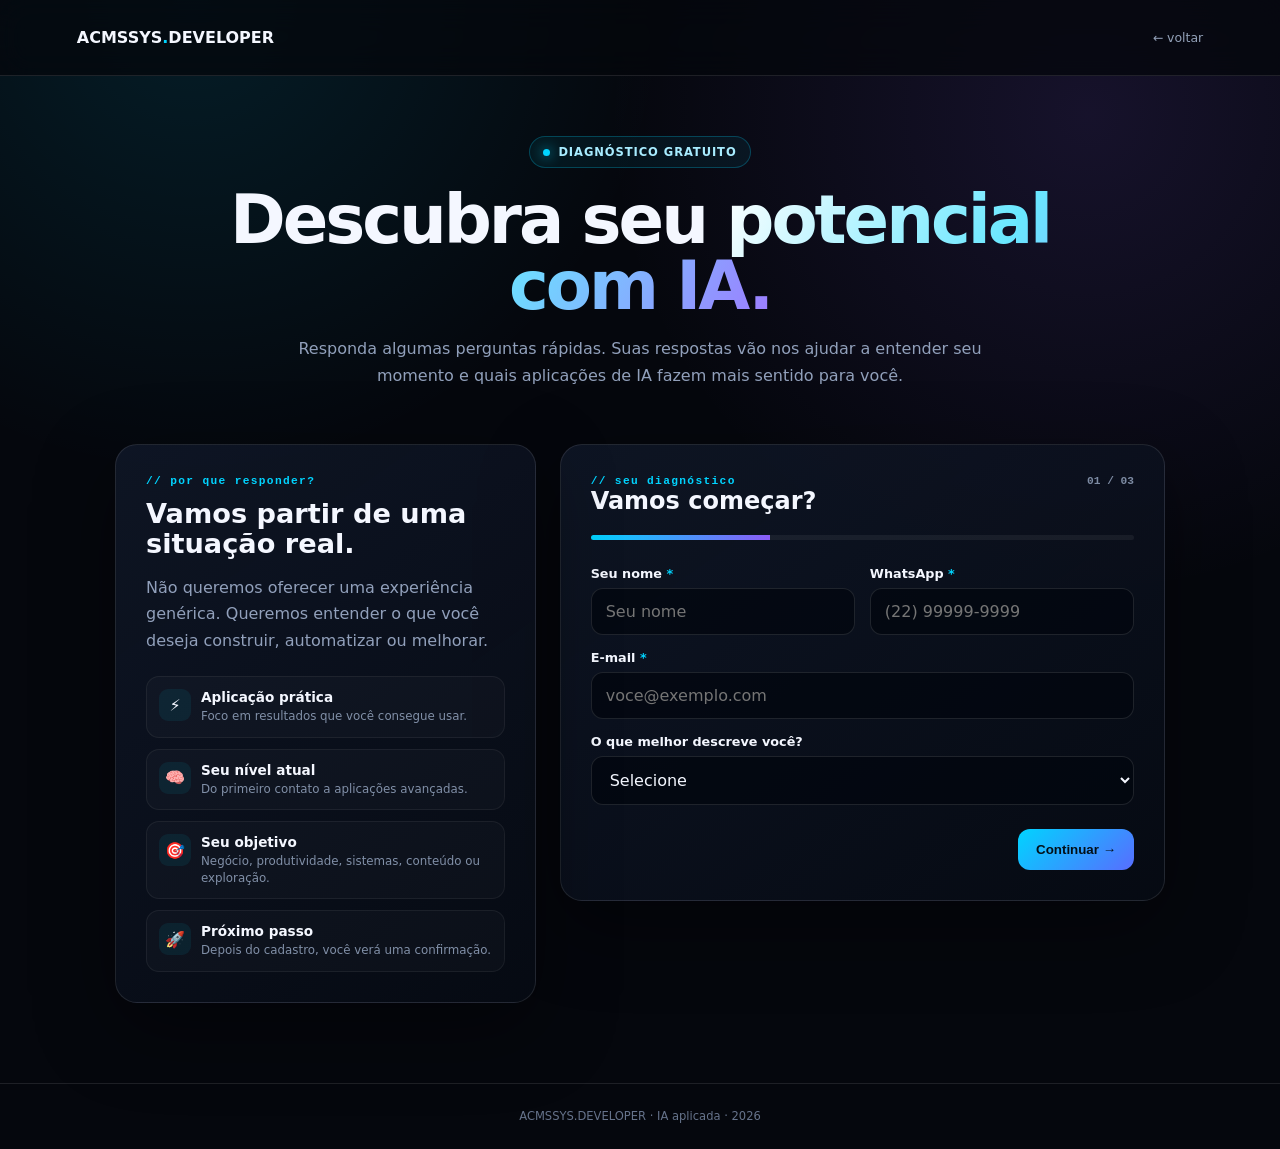
<file: cadastro.html>
<!doctype html>
<html lang="pt-BR">
<head>
<meta charset="utf-8"><meta name="viewport" content="width=device-width,initial-scale=1">
<meta name="theme-color" content="#05070d">
<title>Diagnóstico de Potencial com IA | ACMSSYS.DEVELOPER</title>
<meta name="description" content="Faça seu diagnóstico gratuito e descubra como aplicar IA ao seu contexto.">
<link rel="canonical" href="https://SEU-DOMINIO-AQUI.com/cadastro.html">
<style>
:root{--bg:#05070d;--cyan:#00d4ff;--violet:#8b5cf6;--green:#52f2a0;--text:#f4f7ff;--muted:#91a0bb;--line:rgba(255,255,255,.1)}
*{box-sizing:border-box}body{margin:0;min-height:100vh;background:radial-gradient(circle at 15% 0%,rgba(0,212,255,.11),transparent 30%),radial-gradient(circle at 85% 10%,rgba(139,92,246,.13),transparent 32%),var(--bg);color:var(--text);font-family:Inter,system-ui,-apple-system,Segoe UI,sans-serif}a{text-decoration:none;color:inherit}.nav{height:76px;border-bottom:1px solid var(--line);display:flex;align-items:center;justify-content:space-between;padding:0 6%;background:rgba(5,7,13,.76);backdrop-filter:blur(16px)}.logo{font-weight:900}.logo span{color:var(--cyan)}.back{font-size:.78rem;color:#93a1b8}.hero{text-align:center;padding:60px 20px 30px}.badge{display:inline-flex;align-items:center;gap:8px;padding:8px 13px;border:1px solid rgba(0,212,255,.25);background:rgba(0,212,255,.06);border-radius:999px;color:#a8ecff;font-size:.72rem;font-weight:850;letter-spacing:.08em}.badge i{width:7px;height:7px;border-radius:50%;background:var(--cyan);box-shadow:0 0 13px var(--cyan)}h1{font-size:clamp(2.2rem,5.5vw,4.2rem);line-height:.98;letter-spacing:-.045em;margin:20px auto 15px;max-width:850px}.grad{background:linear-gradient(120deg,#fff,#69e7ff,#9d7bff);-webkit-background-clip:text;background-clip:text;color:transparent}.hero p{max-width:720px;margin:auto;color:var(--muted);line-height:1.7}.wrap{width:min(1050px,92%);margin:auto}.layout{display:grid;grid-template-columns:.82fr 1.18fr;gap:24px;align-items:start;padding:25px 0 80px}.panel{border:1px solid var(--line);border-radius:22px;background:linear-gradient(145deg,rgba(16,23,40,.86),rgba(7,11,20,.82));box-shadow:0 25px 80px rgba(0,0,0,.42);padding:30px}.pitch{position:sticky;top:25px}.kicker{font:700 .7rem ui-monospace,monospace;color:var(--cyan);letter-spacing:.12em}.pitch h2{font-size:1.7rem;line-height:1.1;margin:12px 0}.pitch p{color:var(--muted);line-height:1.65}.benefits{display:grid;gap:11px;margin-top:22px}.benefit{display:flex;gap:10px;padding:12px;border:1px solid rgba(255,255,255,.06);border-radius:13px;background:rgba(255,255,255,.025)}.icon{width:32px;height:32px;display:grid;place-items:center;border-radius:9px;background:rgba(0,212,255,.08);flex:none}.benefit strong{display:block;font-size:.85rem}.benefit span{display:block;color:#8190a8;font-size:.74rem;line-height:1.4;margin-top:3px}.head{display:flex;justify-content:space-between;gap:15px}.head h2{margin:0;font-size:1.5rem}.step{color:#7d8ba3;font:700 .7rem ui-monospace,monospace}.progress{height:5px;background:rgba(255,255,255,.06);border-radius:99px;margin:20px 0 26px;overflow:hidden}.progress div{height:100%;width:33%;background:linear-gradient(90deg,var(--cyan),var(--violet));transition:.3s}.form-step{display:none}.form-step.active{display:block}.grid{display:grid;grid-template-columns:1fr 1fr;gap:15px}.full{grid-column:1/-1}.field{display:flex;flex-direction:column;gap:7px}label{font-size:.8rem;font-weight:750}label em{font-style:normal;color:var(--cyan)}input,select,textarea{width:100%;padding:13px 14px;border-radius:12px;border:1px solid rgba(255,255,255,.11);background:rgba(2,6,14,.72);color:var(--text);font:inherit;outline:none}textarea{min-height:100px;resize:vertical}input:focus,select:focus,textarea:focus{border-color:rgba(0,212,255,.65);box-shadow:0 0 0 4px rgba(0,212,255,.06)}.choices{display:grid;grid-template-columns:1fr 1fr;gap:9px}.choice{position:relative}.choice input{position:absolute;opacity:0}.choice label{display:block;padding:12px;border:1px solid rgba(255,255,255,.08);border-radius:11px;background:rgba(255,255,255,.025);cursor:pointer;font-size:.76rem;color:#c4cee0}.choice input:checked+label{border-color:rgba(0,212,255,.65);background:rgba(0,212,255,.08);color:#fff}.actions{display:flex;justify-content:space-between;gap:10px;margin-top:24px}.btn{border:0;border-radius:12px;padding:13px 18px;font-weight:900;cursor:pointer}.next,.submit{background:linear-gradient(135deg,var(--cyan),#586dff);color:#031019}.prev{background:rgba(255,255,255,.04);border:1px solid var(--line);color:#aab6ca}.error{display:none;margin-top:12px;padding:10px;border:1px solid rgba(255,80,100,.2);background:rgba(255,80,100,.07);border-radius:10px;color:#ffb8c0;font-size:.75rem}.note{color:#697893;font-size:.7rem;line-height:1.5;margin-top:13px}.success{display:none;text-align:center;padding:35px 10px}.check{width:68px;height:68px;border-radius:50%;display:grid;place-items:center;margin:0 auto 18px;background:rgba(82,242,160,.1);border:1px solid rgba(82,242,160,.32);font-size:2rem}.success h2{font-size:2rem;margin:0 0 10px}.success p{color:var(--muted);line-height:1.7}.success .backhome{display:inline-flex;margin-top:14px;padding:13px 18px;border:1px solid var(--line);border-radius:12px;font-weight:850}footer{text-align:center;border-top:1px solid var(--line);padding:25px;color:#66738b;font-size:.72rem}@media(max-width:800px){.layout{grid-template-columns:1fr}.pitch{position:relative;top:auto}}@media(max-width:540px){.grid,.choices{grid-template-columns:1fr}.panel{padding:22px}.actions{flex-direction:column-reverse}.btn{width:100%}}
</style>
</head>
<body>
<nav class="nav"><div class="logo">ACMSSYS<span>.</span>DEVELOPER</div><a class="back" href="index.html">← voltar</a></nav>
<section class="hero"><div class="badge"><i></i> DIAGNÓSTICO GRATUITO</div><h1>Descubra seu <span class="grad">potencial com IA.</span></h1><p>Responda algumas perguntas rápidas. Suas respostas vão nos ajudar a entender seu momento e quais aplicações de IA fazem mais sentido para você.</p></section>
<section class="wrap layout">
<aside class="panel pitch"><div class="kicker">// por que responder?</div><h2>Vamos partir de uma situação real.</h2><p>Não queremos oferecer uma experiência genérica. Queremos entender o que você deseja construir, automatizar ou melhorar.</p>
<div class="benefits">
<div class="benefit"><div class="icon">⚡</div><div><strong>Aplicação prática</strong><span>Foco em resultados que você consegue usar.</span></div></div>
<div class="benefit"><div class="icon">🧠</div><div><strong>Seu nível atual</strong><span>Do primeiro contato a aplicações avançadas.</span></div></div>
<div class="benefit"><div class="icon">🎯</div><div><strong>Seu objetivo</strong><span>Negócio, produtividade, sistemas, conteúdo ou exploração.</span></div></div>
<div class="benefit"><div class="icon">🚀</div><div><strong>Próximo passo</strong><span>Depois do cadastro, você verá uma confirmação.</span></div></div>
</div></aside>
<section class="panel"><div id="formArea">
<div class="head"><div><div class="kicker">// seu diagnóstico</div><h2>Vamos começar?</h2></div><div class="step" id="stepLabel">01 / 03</div></div>
<div class="progress"><div id="progress"></div></div>
<form id="leadForm" novalidate>
<div class="form-step active" data-step="1"><div class="grid">
<div class="field"><label>Seu nome <em>*</em></label><input id="name" name="name" required autocomplete="name" placeholder="Seu nome"></div>
<div class="field"><label>WhatsApp <em>*</em></label><input id="phone" name="phone" required autocomplete="tel" placeholder="(22) 99999-9999"></div>
<div class="field full"><label>E-mail <em>*</em></label><input id="email" name="email" type="email" required autocomplete="email" placeholder="voce@exemplo.com"></div>
<div class="field full"><label>O que melhor descreve você?</label><select name="profile"><option value="">Selecione</option><option>Empreendedor(a)</option><option>Profissional liberal</option><option>Gestor(a) / empresário(a)</option><option>Funcionário(a) / profissional</option><option>Estudante</option><option>Curioso(a) / quero aprender</option><option>Outro</option></select></div>
</div><div class="actions"><span></span><button type="button" class="btn next" data-next="2">Continuar →</button></div></div>
<div class="form-step" data-step="2"><div class="field"><label>Qual é seu principal objetivo com IA?</label><div class="choices">
<div class="choice"><input id="g1" type="radio" name="goal" value="Produtividade"><label for="g1">⚡ Aumentar produtividade</label></div>
<div class="choice"><input id="g2" type="radio" name="goal" value="Automação"><label for="g2">⚙️ Automatizar tarefas</label></div>
<div class="choice"><input id="g3" type="radio" name="goal" value="Negócio"><label for="g3">💰 Melhorar meu negócio</label></div>
<div class="choice"><input id="g4" type="radio" name="goal" value="Sistemas"><label for="g4">💻 Criar sistemas / apps</label></div>
<div class="choice"><input id="g5" type="radio" name="goal" value="Conteúdo"><label for="g5">✍️ Criar conteúdo</label></div>
<div class="choice"><input id="g6" type="radio" name="goal" value="Explorar"><label for="g6">🔭 Ainda quero descobrir</label></div>
</div></div>
<div class="field" style="margin-top:17px"><label>Quanto você já usa IA hoje?</label><select name="level"><option value="">Selecione</option><option>Nunca usei ou quase nunca</option><option>Uso ocasionalmente</option><option>Uso toda semana</option><option>Uso praticamente todos os dias</option><option>Já uso ferramentas avançadas</option></select></div>
<div class="actions"><button type="button" class="btn prev" data-back="1">← Voltar</button><button type="button" class="btn next" data-next="3">Próximo →</button></div></div>
<div class="form-step" data-step="3"><div class="grid">
<div class="field full"><label>Se a IA pudesse resolver uma coisa para você hoje, o que seria?</label><textarea name="challenge" placeholder="Ex.: automatizar uma tarefa, organizar meu negócio, criar um sistema..."></textarea></div>
<div class="field full"><label>Conte uma ideia que gostaria de explorar</label><textarea name="message" placeholder="Não precisa usar termos técnicos."></textarea></div>
</div>
<div style="margin-top:16px;font-size:.75rem;color:#aeb9cc"><label><input type="checkbox" id="consent" required style="width:auto;margin-right:7px"> Autorizo contato por WhatsApp/e-mail para tratar deste cadastro.</label></div>
<div class="error" id="error"></div>
<div class="actions"><button type="button" class="btn prev" data-back="2">← Voltar</button><button type="submit" class="btn submit">🚀 Enviar diagnóstico</button></div>
<div class="note">Seus dados serão usados para atendimento relacionado ao cadastro. Evite enviar informações sensíveis.</div>
</div></form></div>
<div class="success" id="success"><div class="check">✓</div><h2>Cadastro recebido.</h2><p><strong id="successName"></strong>, suas respostas foram registradas. Obrigado pelo interesse. Em breve entraremos em contato pelos dados informados.</p><a class="backhome" href="index.html">Voltar para a página inicial</a></div>
</section></section>
<footer>ACMSSYS.DEVELOPER · IA aplicada · 2026</footer>
<script>
const GOOGLE_SCRIPT_URL="https://script.google.com/macros/s/AKfycbw49TFIqjk_i--_04VAfp1rDbjBcOKCc4AfBWY0UlcytVPmqlVx00ofr081RqLvyuyP/exec";
const SUPABASE_FUNCTION_URL="https://fanpkaufpnyengidikie.supabase.co/functions/v1/create-lead";const SUPABASE_PUBLISHABLE_KEY="sb_publishable_ST1YckAd6kCrdm0jwzDHYw_CsuNPteI";
const steps=[...document.querySelectorAll(".form-step")];let current=1;
function showStep(n){current=n;steps.forEach(s=>s.classList.toggle("active",+s.dataset.step===n));document.getElementById("progress").style.width=(n/3*100)+"%";document.getElementById("stepLabel").textContent=String(n).padStart(2,"0")+" / 03";window.scrollTo({top:document.querySelector(".panel").offsetTop-20,behavior:"smooth"})}
document.querySelectorAll("[data-next]").forEach(b=>b.onclick=()=>{if(current===1){for(const id of ["name","phone","email"]){const el=document.getElementById(id);if(!el.value.trim()||!el.checkValidity()){el.reportValidity();return}}}showStep(+b.dataset.next)});
document.querySelectorAll("[data-back]").forEach(b=>b.onclick=()=>showStep(+b.dataset.back));
function enviarParaGoogleSheets(data){return new Promise(resolve=>{try{const frame=document.createElement("iframe");frame.name="googleLeadFrame";frame.style.display="none";document.body.appendChild(frame);const form=document.createElement("form");form.method="POST";form.action=GOOGLE_SCRIPT_URL;form.target="googleLeadFrame";form.style.display="none";Object.entries(data).forEach(([key,value])=>{const input=document.createElement("input");input.type="hidden";input.name=key;input.value=value||"";form.appendChild(input)});document.body.appendChild(form);form.submit();setTimeout(()=>{form.remove();frame.remove();resolve()},1200)}catch(error){console.error("Google Sheets:",error);resolve()}})}
async function enviarParaSupabase(data){const response=await fetch(SUPABASE_FUNCTION_URL,{method:"POST",headers:{"Content-Type":"application/json","apikey":SUPABASE_PUBLISHABLE_KEY,"Authorization":"Bearer "+SUPABASE_PUBLISHABLE_KEY},body:JSON.stringify({name:data.name||"",phone:data.phone||"",email:data.email||"",profile:data.profile||"",goal:data.goal||"",level:data.level||"",challenge:data.challenge||"",message:data.message||""})});const text=await response.text();let result;try{result=JSON.parse(text)}catch{result={raw:text}}if(!response.ok){throw new Error(result?.error||result?.message||"Não foi possível registrar o cadastro no sistema.")}if(result&&result.success===false){throw new Error(result.error||result.message||"O cadastro não foi confirmado pelo sistema.")}return result}
document.getElementById("leadForm").addEventListener("submit",async e=>{e.preventDefault();const err=document.getElementById("error");err.style.display="none";if(!document.getElementById("consent").checked){err.textContent="Marque a autorização de contato para continuar.";err.style.display="block";return}const btn=document.querySelector(".submit");const data=Object.fromEntries(new FormData(e.target).entries());btn.disabled=true;btn.textContent="Enviando…";try{await enviarParaSupabase(data);await enviarParaGoogleSheets(data);document.getElementById("formArea").style.display="none";document.getElementById("success").style.display="block";document.getElementById("successName").textContent=(data.name||"").split(" ")[0]}catch(error){console.error("Cadastro:",error);err.textContent="Não foi possível concluir seu cadastro agora. Verifique sua conexão e tente novamente.";err.style.display="block";btn.disabled=false;btn.textContent="🚀 Enviar diagnóstico"}});
</script>
</body></html>
</file>
